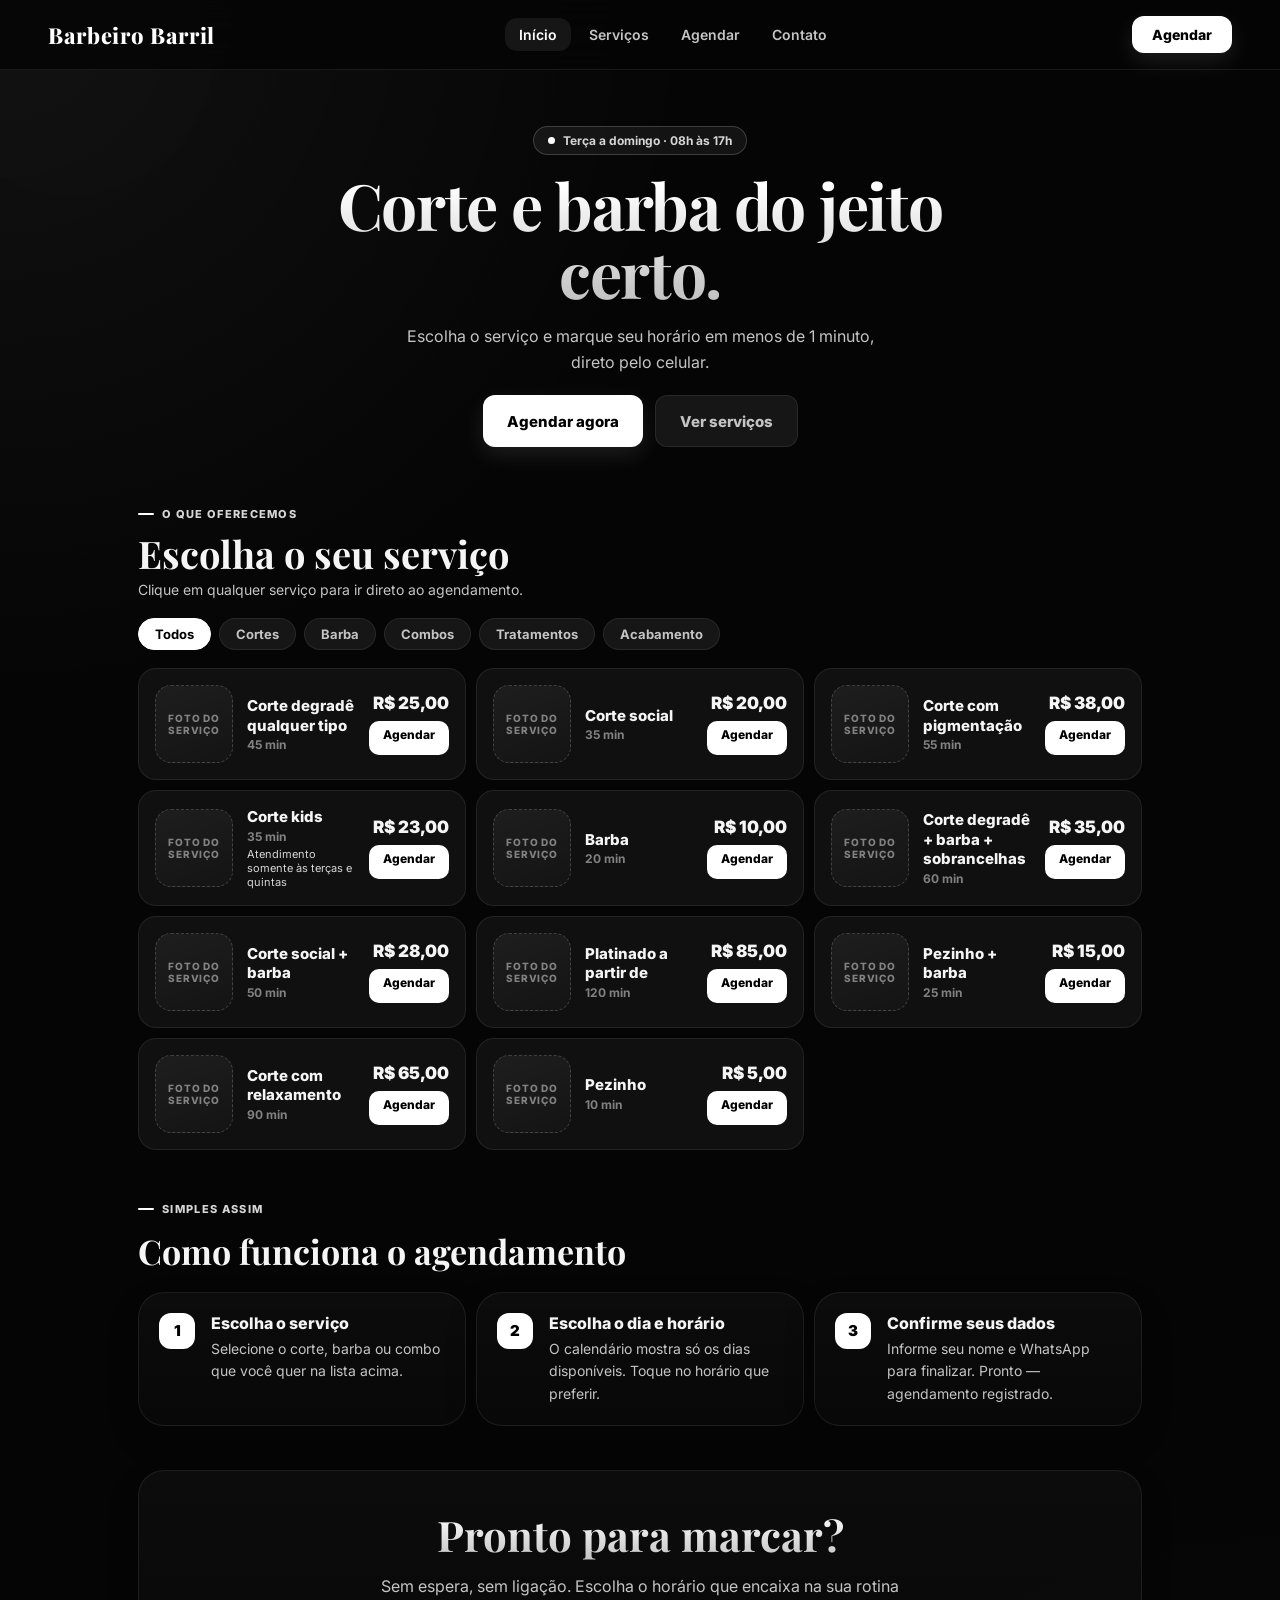
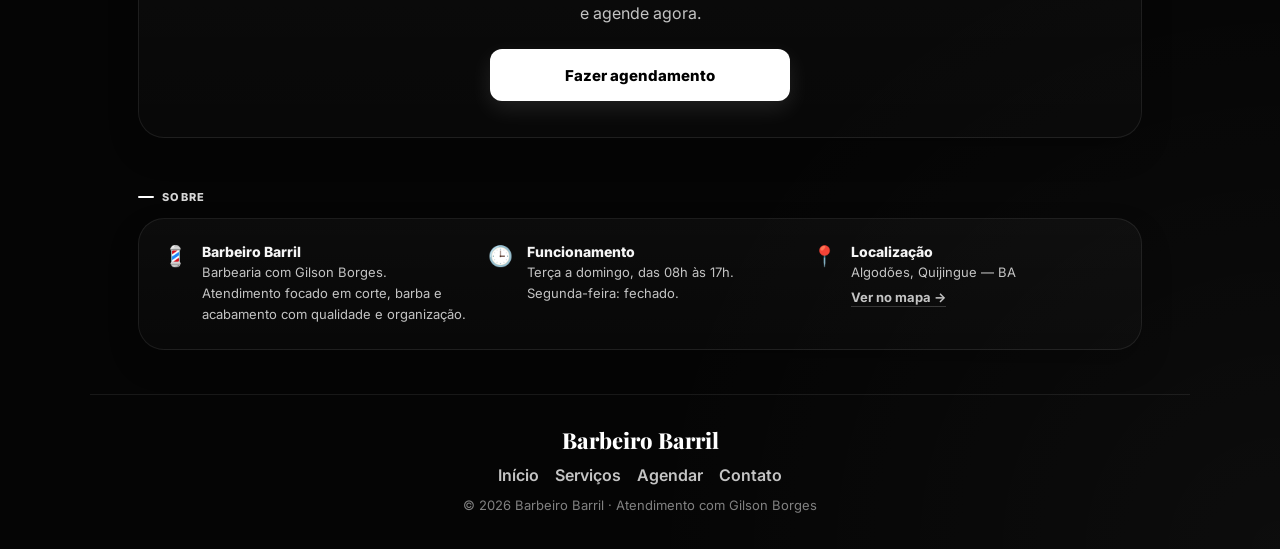
<file: index.html>
<!DOCTYPE html>
<html lang="pt-BR">
<head>
  <meta charset="UTF-8" />
  <meta name="viewport" content="width=device-width, initial-scale=1.0, viewport-fit=cover" />
  <meta name="theme-color" content="#050505" />
  <title>Barbeiro Barril — Agende seu horário</title>
  <meta name="description" content="Agendamento online da barbearia Barbeiro Barril com Gilson Borges em Algodões, Quijingue - BA." />
  <link rel="stylesheet" href="css/style.css" />
  <style>
    /* ── HERO COMPACTO ── */
    .hero {
      padding: 40px 20px 32px;
      max-width: 760px;
      margin: 0 auto;
      text-align: center;
      display: flex;
      flex-direction: column;
      align-items: center;
      gap: 16px;
    }
    .hero h1 {
      font-family: 'Playfair Display', serif;
      font-size: clamp(36px, 10vw, 64px);
      line-height: 1.06;
      letter-spacing: -.02em;
    }
    .hero-sub {
      color: var(--text2);
      font-size: 16px;
      line-height: 1.65;
      max-width: 480px;
    }
    .hero-cta {
      display: flex;
      flex-direction: column;
      gap: 12px;
      align-items: center;
      width: 100%;
      max-width: 360px;
      margin-top: 4px;
    }

    /* ── SERVIÇOS ── */
    .services-section {
      padding: 8px 20px 36px;
      max-width: 1100px;
      margin: 0 auto;
    }
    .services-header {
      margin-bottom: 20px;
    }
    .services-header h2 {
      font-family: 'Playfair Display', serif;
      font-size: clamp(26px, 6vw, 38px);
      line-height: 1.1;
      margin-bottom: 6px;
    }
    .services-header p {
      color: var(--text2);
      font-size: 14px;
    }

    .svc-grid {
      display: grid;
      gap: 10px;
    }
    .svc-card {
      background: var(--surface);
      border: 1px solid var(--line);
      border-radius: var(--radius);
      padding: 16px;
      display: flex;
      align-items: center;
      gap: 14px;
      transition: border-color var(--transition), background var(--transition);
      text-decoration: none;
      color: inherit;
    }
    .svc-card:hover {
      border-color: var(--line-strong);
      background: rgba(255,255,255,.025);
    }
    .svc-card:active { transform: scale(.99); }
    .svc-photo {
      width: 78px; height: 78px;
      border-radius: 16px;
      background: linear-gradient(160deg, rgba(255,255,255,.06), rgba(255,255,255,.02));
      border: 1px dashed var(--line-strong);
      flex-shrink: 0;
      overflow: hidden;
      display: flex; align-items: center; justify-content: center;
      color: var(--muted); font-size: 10px; font-weight: 800;
      text-transform: uppercase; letter-spacing: .08em; text-align: center;
      padding: 6px;
    }
    .svc-photo img {
      width: 100%; height: 100%; object-fit: cover; display: block;
    }
    .svc-body { flex: 1; min-width: 0; }
    .svc-name { font-size: 15px; font-weight: 800; line-height: 1.3; }
    .svc-dur  { color: var(--muted); font-size: 12px; font-weight: 700; margin-top: 2px; }
    .svc-note { color: var(--accent2); font-size: 11px; margin-top: 3px; }
    .svc-right {
      display: flex;
      flex-direction: column;
      align-items: flex-end;
      gap: 8px;
      flex-shrink: 0;
    }
    .svc-price { font-size: 17px; font-weight: 900; }
    .svc-btn {
      min-height: 34px;
      padding: 6px 14px;
      font-size: 12px;
      border-radius: 10px;
      background: #fff;
      color: #000;
      font-weight: 800;
      border: none;
      white-space: nowrap;
    }

    /* Category filter chips */
    .cat-chips {
      display: flex;
      gap: 8px;
      flex-wrap: wrap;
      margin-bottom: 18px;
    }
    .cat-chip {
      padding: 7px 16px;
      border-radius: 999px;
      font-size: 13px;
      font-weight: 700;
      background: var(--surface2);
      border: 1px solid var(--line);
      color: var(--text2);
      cursor: pointer;
      transition: color var(--transition), border-color var(--transition), background var(--transition);
    }
    .cat-chip.active {
      background: #fff;
      color: #000;
      border-color: #fff;
    }

    /* ── COMO FUNCIONA ── */
    .steps-section {
      padding: 0 20px 36px;
      max-width: 1100px;
      margin: 0 auto;
    }
    .steps-section h2 {
      font-family: 'Playfair Display', serif;
      font-size: clamp(24px, 5vw, 34px);
      margin-bottom: 18px;
    }
    .steps-grid { display: grid; gap: 10px; }
    .step-card {
      padding: 20px;
      display: flex;
      gap: 16px;
      align-items: flex-start;
    }
    .step-num {
      width: 36px; height: 36px; border-radius: 12px;
      background: #fff; color: #000;
      display: flex; align-items: center; justify-content: center;
      font-weight: 900; font-size: 15px; flex-shrink: 0;
    }
    .step-card h3 { font-size: 16px; font-weight: 800; margin-bottom: 5px; }
    .step-card p  { color: var(--text2); font-size: 14px; line-height: 1.6; }

    /* ── CTA BANNER ── */
    .cta-section {
      padding: 0 20px 36px;
      max-width: 1100px;
      margin: 0 auto;
    }
    .cta-card {
      padding: 36px 24px;
      text-align: center;
    }
    .cta-card h2 {
      font-family: 'Playfair Display', serif;
      font-size: clamp(28px, 6vw, 42px);
      margin-bottom: 10px;
    }
    .cta-card p {
      color: var(--text2);
      line-height: 1.7;
      max-width: 520px;
      margin: 0 auto 22px;
    }
    .cta-card .btn { max-width: 300px; margin: 0 auto; }

    /* ── SOBRE ── */
    .about-section {
      padding: 0 20px 36px;
      max-width: 1100px;
      margin: 0 auto;
    }
    .about-section .section-label { margin-bottom: 14px; }
    .about-card {
      padding: 24px;
      display: grid;
      gap: 20px;
    }
    .about-row {
      display: flex;
      gap: 14px;
      align-items: flex-start;
    }
    .about-icon {
      font-size: 20px;
      flex-shrink: 0;
      margin-top: 1px;
    }
    .about-row-title { font-size: 14px; font-weight: 800; margin-bottom: 2px; }
    .about-row-sub   { color: var(--text2); font-size: 13px; line-height: 1.6; }
    .about-map-link  {
      display: inline-flex; align-items: center; gap: 6px; margin-top: 6px;
      font-size: 13px; font-weight: 700; color: var(--text2);
      text-decoration: none; border-bottom: 1px solid var(--line-strong);
      padding-bottom: 1px;
    }
    .about-map-link:hover { color: var(--accent); border-color: var(--accent); }

    /* ── RESPONSIVE ── */
    @media (min-width: 768px) {
      .hero { padding: 56px 48px 44px; }
      .hero-cta { flex-direction: row; max-width: none; justify-content: center; }
      .services-section { padding: 8px 48px 44px; }
      .svc-grid { grid-template-columns: 1fr 1fr; }
      .steps-section { padding: 0 48px 44px; }
      .steps-grid { grid-template-columns: repeat(3, 1fr); }
      .cta-section { padding: 0 48px 44px; }
      .about-section { padding: 0 48px 44px; }
      .about-card { grid-template-columns: 1fr 1fr 1fr; }
    }
    @media (min-width: 1024px) {
      .svc-grid { grid-template-columns: 1fr 1fr 1fr; }
    }
  </style>
</head>
<body>
  <div class="bg-blobs"><div class="blob blob-1"></div><div class="blob blob-2"></div><div class="blob blob-3"></div></div>
  <div class="toast-container" id="toastContainer"></div>

  <header class="topbar">
    <a href="index.html" class="topbar-logo">Barbeiro Barril</a>
    <nav class="topbar-nav-links">
      <a href="index.html" class="active">Início</a>
      <a href="pages/servicos.html">Serviços</a>
      <a href="pages/agendar.html">Agendar</a>
      <a href="pages/contato.html">Contato</a>
    </nav>
    <a href="pages/agendar.html" class="topbar-action">Agendar</a>
  </header>

  <nav class="bottom-nav">
    <a href="index.html" class="bn-item active"><span class="bn-icon">🏠</span><span>Início</span></a>
    <a href="pages/servicos.html" class="bn-item"><span class="bn-icon">✂️</span><span>Serviços</span></a>
    <a href="pages/agendar.html" class="bn-item center-btn"><div class="bn-icon-wrap">📅</div><span>Agendar</span></a>
    <a href="pages/contato.html" class="bn-item"><span class="bn-icon">📍</span><span>Contato</span></a>
  </nav>

  <div class="page-wrap">

    <!-- ══ HERO ══ -->
    <section class="hero">
      <div class="badge"><div class="badge-dot"></div>Terça a domingo · 08h às 17h</div>
      <h1 class="gradient-text">Corte e barba do jeito certo.</h1>
      <p class="hero-sub">Escolha o serviço e marque seu horário em menos de 1 minuto, direto pelo celular.</p>
      <div class="hero-cta">
        <a href="pages/agendar.html" class="btn btn-primary">Agendar agora</a>
        <a href="#servicos" class="btn btn-ghost">Ver serviços</a>
      </div>
    </section>

    <!-- ══ SERVIÇOS ══ -->
    <section class="services-section" id="servicos">
      <div class="services-header">
        <div class="section-label">O que oferecemos</div>
        <h2>Escolha o seu serviço</h2>
        <p>Clique em qualquer serviço para ir direto ao agendamento.</p>
      </div>

      <div class="cat-chips" id="catChips"></div>
      <div class="svc-grid" id="svcGrid"></div>
    </section>

    <!-- ══ COMO FUNCIONA ══ -->
    <section class="steps-section">
      <div class="section-label">Simples assim</div>
      <h2>Como funciona o agendamento</h2>
      <div class="steps-grid">
        <div class="step-card card">
          <div class="step-num">1</div>
          <div>
            <h3>Escolha o serviço</h3>
            <p>Selecione o corte, barba ou combo que você quer na lista acima.</p>
          </div>
        </div>
        <div class="step-card card">
          <div class="step-num">2</div>
          <div>
            <h3>Escolha o dia e horário</h3>
            <p>O calendário mostra só os dias disponíveis. Toque no horário que preferir.</p>
          </div>
        </div>
        <div class="step-card card">
          <div class="step-num">3</div>
          <div>
            <h3>Confirme seus dados</h3>
            <p>Informe seu nome e WhatsApp para finalizar. Pronto — agendamento registrado.</p>
          </div>
        </div>
      </div>
    </section>

    <!-- ══ CTA ══ -->
    <section class="cta-section">
      <div class="cta-card card">
        <h2 class="gradient-text">Pronto para marcar?</h2>
        <p>Sem espera, sem ligação. Escolha o horário que encaixa na sua rotina e agende agora.</p>
        <a href="pages/agendar.html" class="btn btn-primary btn-full">Fazer agendamento</a>
      </div>
    </section>

    <!-- ══ SOBRE ══ -->
    <section class="about-section">
      <div class="section-label">Sobre</div>
      <div class="about-card card">
        <div class="about-row">
          <span class="about-icon">💈</span>
          <div>
            <div class="about-row-title">Barbeiro Barril</div>
            <div class="about-row-sub">Barbearia com Gilson Borges. Atendimento focado em corte, barba e acabamento com qualidade e organização.</div>
          </div>
        </div>
        <div class="about-row">
          <span class="about-icon">🕒</span>
          <div>
            <div class="about-row-title">Funcionamento</div>
            <div class="about-row-sub">Terça a domingo, das 08h às 17h.<br>Segunda-feira: fechado.</div>
          </div>
        </div>
        <div class="about-row">
          <span class="about-icon">📍</span>
          <div>
            <div class="about-row-title">Localização</div>
            <div class="about-row-sub">Algodões, Quijingue — BA</div>
            <a href="https://www.google.com/maps/search/?api=1&query=Algod%C3%B5es%2C+Quijingue+-+BA" target="_blank" rel="noopener" class="about-map-link">Ver no mapa →</a>
          </div>
        </div>
      </div>
    </section>

    <footer class="footer">
      <div class="footer-logo">Barbeiro Barril</div>
      <div class="footer-links-row">
        <a href="index.html">Início</a>
        <a href="pages/servicos.html">Serviços</a>
        <a href="pages/agendar.html">Agendar</a>
        <a href="pages/contato.html">Contato</a>
      </div>
      <div class="footer-copy">© 2026 Barbeiro Barril · Atendimento com Gilson Borges</div>
    </footer>
  </div>

  <script src="js/data.js"></script>
  <script>
    let activeCategory = 'todos';

    function renderChips() {
      document.getElementById('catChips').innerHTML = AP.categories.map(c => `
        <button class="cat-chip${c.id === activeCategory ? ' active' : ''}" onclick="filterCat('${c.id}')">
          ${c.label}
        </button>
      `).join('');
    }

    function filterCat(id) {
      activeCategory = id;
      renderChips();
      renderServices();
    }

    function renderServices() {
      const list = activeCategory === 'todos'
        ? AP.services
        : AP.services.filter(s => s.category === activeCategory);

      document.getElementById('svcGrid').innerHTML = list.map(s => `
        <a class="svc-card" href="pages/agendar.html?service=${s.id}">
          <div class="svc-photo">${s.photo ? `<img src="${s.photo}" alt="${s.name}">` : 'Foto do serviço'}</div>
          <div class="svc-body">
            <div class="svc-name">${s.name}</div>
            <div class="svc-dur">${s.dur}</div>
            ${s.note ? `<div class="svc-note">${s.note}</div>` : ''}
          </div>
          <div class="svc-right">
            <div class="svc-price">${AP.formatPrice(s.price)}</div>
            <span class="svc-btn">Agendar</span>
          </div>
        </a>
      `).join('');
    }

    renderChips();
    renderServices();
  </script>
</body>
</html>
</file>
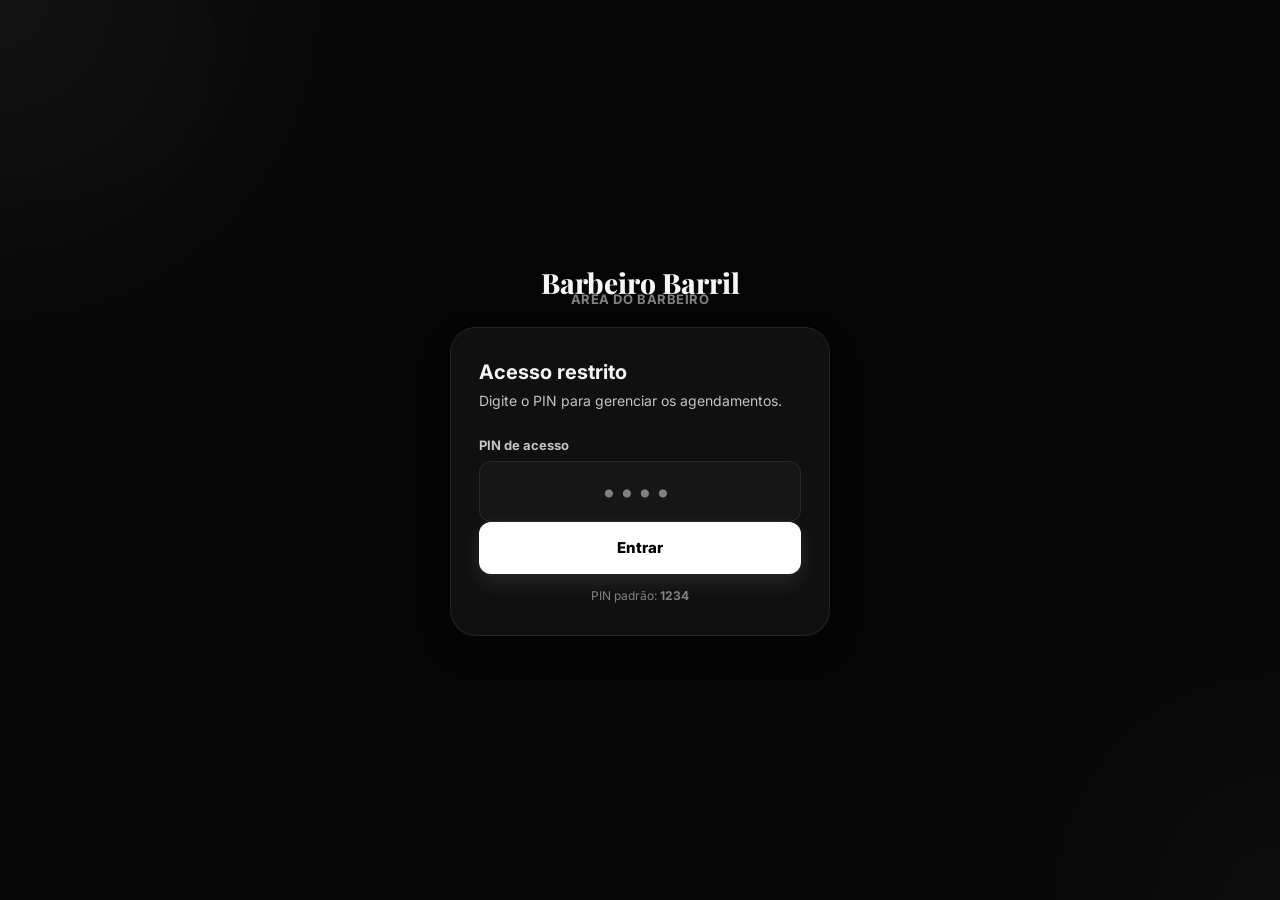
<file: pages/admin.html>
<!DOCTYPE html>
<html lang="pt-BR">
<head>
  <meta charset="UTF-8" />
  <meta name="viewport" content="width=device-width, initial-scale=1.0, viewport-fit=cover" />
  <meta name="theme-color" content="#050505" />
  <title>Admin — Barbeiro Barril</title>
  <link rel="stylesheet" href="../css/style.css" />
  <style>
    /* ── LOGIN ── */
    .login-screen {
      min-height: 100vh; display: flex; flex-direction: column;
      align-items: center; justify-content: center; padding: 24px; gap: 20px;
    }
    .login-logo { font-family: 'Playfair Display', serif; font-size: 28px; font-weight: 800; text-align: center; }
    .login-subtitle { color: var(--muted); font-size: 13px; letter-spacing: .04em; text-transform: uppercase; font-weight: 700; text-align: center; margin-top: -10px; }
    .login-card { width: 100%; max-width: 380px; padding: 32px 28px; border-radius: var(--radius-lg); background: var(--surface); border: 1px solid var(--line); }
    .login-card h2 { margin-bottom: 6px; font-size: 20px; }
    .login-card .login-hint { color: var(--text2); font-size: 14px; margin-bottom: 24px; line-height: 1.6; }
    .pin-input { text-align: center; font-size: 26px; font-weight: 900; letter-spacing: 0.3em; }
    .login-default { text-align: center; color: var(--muted); font-size: 12px; margin-top: 14px; }

    /* ── LAYOUT ── */
    body.admin-body { padding-bottom: calc(68px + var(--safe-bottom)); }
    @media (min-width: 768px) { body.admin-body { padding-bottom: 0; } }

    .admin-header {
      position: fixed; top: 0; left: 0; right: 0; z-index: 300;
      height: calc(58px + var(--safe-top));
      padding: var(--safe-top) 20px 0;
      display: flex; align-items: center; justify-content: space-between;
      background: rgba(5,5,5,0.92); backdrop-filter: blur(18px);
      border-bottom: 1px solid var(--line);
    }
    .admin-header-left .admin-title { font-family: 'Playfair Display', serif; font-size: 18px; font-weight: 800; line-height: 1.2; }
    .admin-header-left .admin-sub { color: var(--muted); font-size: 11px; font-weight: 700; letter-spacing: .04em; }
    .admin-header-right { display: flex; align-items: center; gap: 8px; }

    .desktop-tabs { display: none; align-items: center; gap: 2px; }
    .dt-btn {
      padding: 8px 14px; border-radius: var(--radius-sm); background: transparent;
      border: none; color: var(--text2); font-size: 14px; font-weight: 700; cursor: pointer;
      transition: color var(--transition), background var(--transition);
    }
    .dt-btn.active, .dt-btn:hover { color: var(--accent); background: var(--surface2); }

    @media (min-width: 768px) {
      .desktop-tabs { display: flex; }
      .admin-header { height: 70px; padding: 0 48px; }
    }

    /* ── BOTTOM NAV ── */
    .admin-bottom-nav {
      position: fixed; bottom: 0; left: 0; right: 0; z-index: 300;
      height: calc(64px + var(--safe-bottom)); padding-bottom: var(--safe-bottom);
      background: rgba(10,10,10,0.96); backdrop-filter: blur(18px);
      border-top: 1px solid var(--line); display: flex;
    }
    .abn-item {
      flex: 1; display: flex; flex-direction: column; align-items: center; justify-content: center;
      gap: 4px; color: var(--muted); font-size: 10px; font-weight: 800; text-transform: uppercase;
      letter-spacing: .04em; cursor: pointer; background: none; border: none;
      position: relative; transition: color var(--transition);
    }
    .abn-item.active { color: var(--accent); }
    .abn-item.active::before {
      content: ''; position: absolute; top: 0; left: 20%; right: 20%;
      height: 2px; background: var(--accent); border-radius: 0 0 4px 4px;
    }
    .abn-icon { font-size: 22px; line-height: 1; }
    .abn-badge {
      position: absolute; top: 7px; right: calc(50% - 24px);
      min-width: 18px; height: 18px; background: #ef4444; color: #fff;
      border-radius: 999px; font-size: 10px; font-weight: 900;
      display: flex; align-items: center; justify-content: center; padding: 0 4px;
    }
    @media (min-width: 768px) { .admin-bottom-nav { display: none; } }

    /* ── CONTENT ── */
    .admin-content { padding-top: calc(58px + var(--safe-top)); }
    @media (min-width: 768px) { .admin-content { padding-top: 70px; } }

    .tab-section { display: none; }
    .tab-section.active { display: block; animation: fadeUp .25s ease; }
    @keyframes fadeUp { from { opacity: 0; transform: translateY(6px); } to { opacity: 1; transform: none; } }

    .admin-page { padding: 20px; max-width: 900px; margin: 0 auto; }
    @media (min-width: 768px) { .admin-page { padding: 32px 48px; } }

    .page-title { font-size: 22px; font-weight: 900; margin-bottom: 4px; }
    .page-sub { color: var(--text2); font-size: 14px; margin-bottom: 22px; }

    /* ── STATS ── */
    .stats-grid {
      display: grid; grid-template-columns: 1fr 1fr; gap: 12px; margin-bottom: 28px;
    }
    @media (min-width: 600px) { .stats-grid { grid-template-columns: repeat(4, 1fr); } }
    .stat-card {
      background: var(--surface); border: 1px solid var(--line);
      border-radius: var(--radius); padding: 16px 14px;
      display: flex; flex-direction: column; gap: 5px;
    }
    .stat-card.highlight { border-color: rgba(255,255,255,.2); background: rgba(255,255,255,.04); }
    .stat-label { color: var(--muted); font-size: 10px; font-weight: 800; text-transform: uppercase; letter-spacing: .08em; }
    .stat-value { font-size: 34px; font-weight: 900; line-height: 1; }
    .stat-sub { color: var(--text2); font-size: 12px; }

    /* ── APPOINTMENT ITEMS ── */
    .appt-list { display: grid; gap: 10px; }
    .appt-item {
      background: var(--surface); border: 1px solid var(--line);
      border-radius: var(--radius); padding: 14px 16px;
      display: flex; gap: 12px; align-items: flex-start;
      cursor: pointer; transition: border-color var(--transition), background var(--transition);
    }
    .appt-item:hover { border-color: var(--line-strong); background: rgba(255,255,255,.02); }
    .appt-time { flex-shrink: 0; width: 50px; text-align: center; }
    .appt-time-val { font-size: 16px; font-weight: 900; line-height: 1; }
    .appt-time-date { font-size: 10px; color: var(--muted); font-weight: 700; margin-top: 3px; }
    .appt-body { flex: 1; min-width: 0; }
    .appt-name { font-size: 15px; font-weight: 800; white-space: nowrap; overflow: hidden; text-overflow: ellipsis; }
    .appt-service { font-size: 12px; color: var(--text2); margin-top: 2px; white-space: nowrap; overflow: hidden; text-overflow: ellipsis; }
    .appt-ref { font-size: 11px; color: var(--muted); margin-top: 4px; }
    .appt-right { flex-shrink: 0; display: flex; flex-direction: column; align-items: flex-end; gap: 8px; }
    .appt-price { font-size: 15px; font-weight: 900; }

    /* ── STATUS BADGES ── */
    .status-badge {
      display: inline-flex; align-items: center; gap: 5px;
      padding: 4px 10px; border-radius: 999px; font-size: 11px; font-weight: 800;
    }
    .status-badge::before { content: ''; width: 6px; height: 6px; border-radius: 50%; flex-shrink: 0; }
    .sb-pending  { background: rgba(251,191,36,.12); color: #fbbf24; border: 1px solid rgba(251,191,36,.25); }
    .sb-pending::before  { background: #fbbf24; }
    .sb-confirmed { background: rgba(59,130,246,.12); color: #60a5fa; border: 1px solid rgba(59,130,246,.25); }
    .sb-confirmed::before { background: #60a5fa; }
    .sb-done    { background: rgba(34,197,94,.12); color: #4ade80; border: 1px solid rgba(34,197,94,.25); }
    .sb-done::before    { background: #4ade80; }
    .sb-cancelled { background: rgba(239,68,68,.08); color: #f87171; border: 1px solid rgba(239,68,68,.2); }
    .sb-cancelled::before { background: #f87171; }

    /* ── FILTERS ── */
    .filter-row { display: flex; gap: 10px; margin-bottom: 16px; flex-wrap: wrap; }
    .filter-row .form-control { min-height: 42px; font-size: 14px; }
    .filter-row input[type="search"] { flex: 1; min-width: 160px; }
    .filter-row select { min-width: 150px; }
    .filter-row input[type="date"] { min-width: 150px; }

    /* ── MODAL ── */
    .modal-overlay {
      position: fixed; inset: 0; z-index: 500; background: rgba(0,0,0,.72);
      backdrop-filter: blur(4px); display: flex; align-items: flex-end; justify-content: center;
      opacity: 0; pointer-events: none; transition: opacity .22s;
    }
    .modal-overlay.open { opacity: 1; pointer-events: all; }
    .modal-box {
      background: var(--surface); border: 1px solid var(--line-strong);
      border-radius: var(--radius-lg) var(--radius-lg) 0 0;
      padding: 24px 20px calc(24px + var(--safe-bottom));
      width: 100%; max-width: 560px; max-height: 90vh; overflow-y: auto;
      transform: translateY(20px); transition: transform .22s;
    }
    .modal-overlay.open .modal-box { transform: translateY(0); }
    @media (min-width: 600px) {
      .modal-overlay { align-items: center; padding: 20px; }
      .modal-box { border-radius: var(--radius-lg); padding: 28px; }
    }
    .modal-top { display: flex; justify-content: space-between; align-items: flex-start; margin-bottom: 20px; }
    .modal-title { font-size: 20px; font-weight: 800; }
    .modal-ref { color: var(--muted); font-size: 13px; margin-top: 4px; }
    .modal-close {
      width: 36px; height: 36px; border-radius: 10px;
      background: var(--surface2); border: 1px solid var(--line); color: var(--text2);
      font-size: 18px; display: flex; align-items: center; justify-content: center; cursor: pointer; flex-shrink: 0;
    }
    .modal-details { display: grid; gap: 0; margin-bottom: 20px; }
    .modal-row {
      display: flex; justify-content: space-between; align-items: flex-start;
      gap: 12px; padding: 10px 0; border-bottom: 1px solid var(--line);
    }
    .modal-row:last-child { border-bottom: none; }
    .modal-row-label { color: var(--text2); font-size: 13px; flex-shrink: 0; }
    .modal-row-value { font-weight: 700; text-align: right; }
    .modal-actions { display: flex; flex-wrap: wrap; gap: 10px; padding-top: 16px; border-top: 1px solid var(--line); }

    /* ── ACTION BUTTONS ── */
    .btn-success { background: rgba(34,197,94,.15); color: #4ade80; border: 1px solid rgba(34,197,94,.3); }
    .btn-blue    { background: rgba(59,130,246,.15); color: #60a5fa; border: 1px solid rgba(59,130,246,.3); }
    .btn-danger  { background: rgba(239,68,68,.12);  color: #f87171; border: 1px solid rgba(239,68,68,.25); }
    .btn-warning { background: rgba(251,191,36,.12); color: #fbbf24; border: 1px solid rgba(251,191,36,.25); }
    .btn-sm { min-height: 40px; padding: 8px 16px; font-size: 13px; }
    .btn-xs { min-height: 32px; padding: 5px 12px; font-size: 12px; border-radius: 10px; }

    /* ── CONFIG ── */
    .config-block { margin-bottom: 28px; }
    .config-block h3 { font-size: 16px; font-weight: 800; margin-bottom: 4px; }
    .config-block .config-desc { color: var(--text2); font-size: 13px; margin-bottom: 14px; line-height: 1.6; }
    .divider { height: 1px; background: var(--line); margin: 24px 0; }

    .add-blocked-row { display: flex; gap: 10px; flex-wrap: wrap; }
    .add-blocked-row .form-control { min-height: 42px; font-size: 14px; flex: 1; min-width: 130px; }
    .blocked-list { display: grid; gap: 8px; margin-top: 12px; }
    .blocked-item {
      background: var(--surface2); border: 1px solid var(--line);
      border-radius: var(--radius-sm); padding: 10px 14px;
      display: flex; justify-content: space-between; align-items: center;
    }
    .blocked-item-time { font-size: 15px; font-weight: 800; }
    .blocked-item-date { color: var(--text2); font-size: 12px; margin-top: 2px; }

    .today-empty {
      background: var(--surface2); border: 1px dashed var(--line-strong);
      border-radius: var(--radius); padding: 24px; text-align: center; color: var(--text2); font-size: 14px;
    }
    .section-heading { font-size: 17px; font-weight: 900; margin-bottom: 12px; }
  </style>
</head>
<body class="admin-body">
  <div class="bg-blobs"><div class="blob blob-1"></div><div class="blob blob-2"></div><div class="blob blob-3"></div></div>
  <div class="toast-container" id="toastContainer"></div>

  <!-- ══════════════════════════════
       LOGIN
  ══════════════════════════════ -->
  <div id="loginScreen">
    <div class="login-screen">
      <div>
        <div class="login-logo">Barbeiro Barril</div>
        <div class="login-subtitle">Área do barbeiro</div>
      </div>
      <div class="login-card card">
        <h2>Acesso restrito</h2>
        <p class="login-hint">Digite o PIN para gerenciar os agendamentos.</p>
        <div class="form-stack">
          <div class="form-group">
            <label class="form-label">PIN de acesso</label>
            <input id="pinInput" class="form-control pin-input" type="password"
              inputmode="numeric" maxlength="8" placeholder="••••"
              autocomplete="current-password" />
          </div>
          <button class="btn btn-primary btn-full" onclick="tryLogin()">Entrar</button>
        </div>
        <p class="login-default">PIN padrão: <strong>1234</strong></p>
      </div>
    </div>
  </div>

  <!-- ══════════════════════════════
       ADMIN APP
  ══════════════════════════════ -->
  <div id="adminApp" style="display:none">

    <!-- Header -->
    <header class="admin-header">
      <div class="admin-header-left">
        <div class="admin-title">Painel Admin</div>
        <div class="admin-sub">Barbeiro Barril · Gilson Borges</div>
      </div>
      <div class="admin-header-right">
        <div class="desktop-tabs" id="desktopTabs">
          <button class="dt-btn active" id="dtab-painel"   onclick="switchTab('painel')">Painel</button>
          <button class="dt-btn"        id="dtab-agenda"   onclick="switchTab('agenda')">Agendamentos</button>
          <button class="dt-btn"        id="dtab-config"   onclick="switchTab('config')">Configurações</button>
        </div>
        <button class="btn btn-ghost btn-sm" onclick="logout()">Sair</button>
      </div>
    </header>

    <!-- Content -->
    <div class="admin-content">

      <!-- ── TAB: PAINEL ── -->
      <div class="tab-section active" id="tab-painel">
        <div class="admin-page">
          <div class="page-title">Visão geral</div>
          <div class="page-sub" id="todayLabel">—</div>
          <div class="stats-grid" id="statsGrid"></div>
          <div class="section-heading">Agenda de hoje</div>
          <div class="appt-list" id="todayList"></div>
        </div>
      </div>

      <!-- ── TAB: AGENDAMENTOS ── -->
      <div class="tab-section" id="tab-agenda">
        <div class="admin-page">
          <div class="page-title">Agendamentos</div>
          <div class="page-sub">Gerencie todos os horários marcados</div>
          <div class="filter-row">
            <input type="search" id="filterSearch" class="form-control"
              placeholder="Buscar nome, telefone ou referência..."
              oninput="renderAgenda()" />
            <select id="filterStatus" class="form-control" onchange="renderAgenda()">
              <option value="all">Todos os status</option>
              <option value="pending">Pendentes</option>
              <option value="confirmed">Confirmados</option>
              <option value="done">Concluídos</option>
              <option value="cancelled">Cancelados</option>
            </select>
            <input type="date" id="filterDate" class="form-control" onchange="renderAgenda()" />
          </div>
          <div class="appt-list" id="agendaList"></div>
        </div>
      </div>

      <!-- ── TAB: CONFIGURAÇÕES ── -->
      <div class="tab-section" id="tab-config">
        <div class="admin-page">
          <div class="page-title">Configurações</div>
          <div class="page-sub">Personalize o painel e controle os horários</div>

          <!-- PIN -->
          <div class="config-block">
            <h3>Alterar PIN de acesso</h3>
            <p class="config-desc">Mude o código de acesso ao painel administrativo.</p>
            <div class="form-stack" style="max-width:320px">
              <div class="form-group">
                <label class="form-label">PIN atual</label>
                <input id="pinCurrent" class="form-control pin-input" type="password" inputmode="numeric" maxlength="8" placeholder="••••" />
              </div>
              <div class="form-group">
                <label class="form-label">Novo PIN</label>
                <input id="pinNew" class="form-control pin-input" type="password" inputmode="numeric" maxlength="8" placeholder="••••" />
              </div>
              <div class="form-group">
                <label class="form-label">Confirmar novo PIN</label>
                <input id="pinConfirm" class="form-control pin-input" type="password" inputmode="numeric" maxlength="8" placeholder="••••" />
              </div>
              <button class="btn btn-primary" onclick="changePin()">Salvar PIN</button>
            </div>
          </div>

          <div class="divider"></div>

          <!-- Blocked Slots -->
          <div class="config-block">
            <h3>Horários bloqueados</h3>
            <p class="config-desc">Bloqueie horários específicos por data. Eles não aparecerão disponíveis no agendamento online.</p>
            <div class="add-blocked-row">
              <input type="date" id="blockDate" class="form-control" />
              <select id="blockTime" class="form-control">
                <option value="">Horário...</option>
                <option>08:00</option><option>08:30</option><option>09:00</option><option>09:30</option>
                <option>10:00</option><option>10:30</option><option>11:00</option><option>11:30</option>
                <option>13:00</option><option>13:30</option><option>14:00</option><option>14:30</option>
                <option>15:00</option><option>15:30</option><option>16:00</option><option>16:30</option>
                <option>17:00</option>
              </select>
              <button class="btn btn-ghost" style="min-height:42px" onclick="addBlockedSlot()">Bloquear</button>
            </div>
            <div class="blocked-list" id="blockedList"></div>
          </div>

          <div class="divider"></div>

          <!-- Export -->
          <div class="config-block">
            <h3>Exportar agendamentos</h3>
            <p class="config-desc">Baixe todos os agendamentos em JSON para backup ou análise.</p>
            <button class="btn btn-ghost" onclick="exportData()">⬇ Baixar JSON</button>
          </div>

          <div class="divider"></div>

          <!-- Danger -->
          <div class="config-block">
            <h3>Limpar cancelados</h3>
            <p class="config-desc">Remove permanentemente todos os agendamentos com status "Cancelado" do histórico.</p>
            <button class="btn btn-danger" onclick="clearCancelled()">Apagar cancelados</button>
          </div>
        </div>
      </div>
    </div>

    <!-- Bottom nav (mobile) -->
    <nav class="admin-bottom-nav">
      <button class="abn-item active" id="btab-painel" onclick="switchTab('painel')">
        <span class="abn-icon">📊</span><span>Painel</span>
      </button>
      <button class="abn-item" id="btab-agenda" onclick="switchTab('agenda')">
        <span class="abn-icon">📅</span><span>Agenda</span>
        <span class="abn-badge" id="pendingBadge" style="display:none">0</span>
      </button>
      <button class="abn-item" id="btab-config" onclick="switchTab('config')">
        <span class="abn-icon">⚙️</span><span>Config</span>
      </button>
    </nav>

    <!-- Modal -->
    <div class="modal-overlay" id="modalOverlay" onclick="handleModalClick(event)">
      <div class="modal-box">
        <div class="modal-top">
          <div>
            <div class="modal-title" id="modalTitle">—</div>
            <div class="modal-ref" id="modalRef">—</div>
          </div>
          <button class="modal-close" onclick="closeModal()">✕</button>
        </div>
        <div class="modal-details" id="modalDetails"></div>
        <div class="modal-actions" id="modalActions"></div>
      </div>
    </div>

  </div><!-- /adminApp -->

  <script src="../js/data.js"></script>
  <script>
    /* ═══════════════════════════════════════
       ADMIN SCRIPT
    ═══════════════════════════════════════ */

    const KEYS = {
      appointments: 'bb_appointments',
      pin: 'bb_admin_pin',
      blocked: 'bb_blocked_slots',
    };

    let currentTab = 'painel';
    let currentModalId = null;

    /* ── AUTH ────────────────────────────── */

    function getPin() {
      return localStorage.getItem(KEYS.pin) || '1234';
    }

    function tryLogin() {
      const val = document.getElementById('pinInput').value;
      if (val === getPin()) {
        sessionStorage.setItem('bb_admin_auth', '1');
        document.getElementById('loginScreen').style.display = 'none';
        document.getElementById('adminApp').style.display = 'block';
        initAdmin();
      } else {
        AP.toast('PIN incorreto. Tente novamente.', 'error');
        document.getElementById('pinInput').value = '';
        document.getElementById('pinInput').focus();
      }
    }

    function logout() {
      sessionStorage.removeItem('bb_admin_auth');
      document.getElementById('loginScreen').style.display = 'block';
      document.getElementById('adminApp').style.display = 'none';
      document.getElementById('pinInput').value = '';
    }

    /* ── DATA ────────────────────────────── */

    function getAppointments() {
      try { return JSON.parse(localStorage.getItem(KEYS.appointments) || '[]'); }
      catch { return []; }
    }

    function saveAppointments(list) {
      localStorage.setItem(KEYS.appointments, JSON.stringify(list));
    }

    function getBlockedSlots() {
      try { return JSON.parse(localStorage.getItem(KEYS.blocked) || '{}'); }
      catch { return {}; }
    }

    function saveBlockedSlots(obj) {
      localStorage.setItem(KEYS.blocked, JSON.stringify(obj));
    }

    /* ── TABS ────────────────────────────── */

    function switchTab(tab) {
      currentTab = tab;
      document.querySelectorAll('.tab-section').forEach(el => el.classList.remove('active'));
      document.getElementById('tab-' + tab).classList.add('active');

      ['painel', 'agenda', 'config'].forEach(t => {
        document.getElementById('btab-' + t)?.classList.toggle('active', t === tab);
        document.getElementById('dtab-' + t)?.classList.toggle('active', t === tab);
      });

      if (tab === 'painel') renderPainel();
      else if (tab === 'agenda') renderAgenda();
      else if (tab === 'config') renderConfig();
    }

    /* ── DASHBOARD ───────────────────────── */

    function renderPainel() {
      const apts = getAppointments();
      const today = new Date();
      const todayStr = AP.toDateStr(today);

      document.getElementById('todayLabel').textContent = 'Hoje, ' + AP.formatDate(today);

      const todayApts  = apts.filter(a => a.date === todayStr && a.status !== 'cancelled');
      const weekApts   = apts.filter(a => {
        const d = new Date(a.date + 'T12:00:00');
        const diff = (d - today) / (1000 * 60 * 60 * 24);
        return diff >= 0 && diff < 7 && a.status !== 'cancelled';
      });
      const pending    = apts.filter(a => a.status === 'pending');
      const confirmed  = apts.filter(a => a.status === 'confirmed');

      document.getElementById('statsGrid').innerHTML = `
        <div class="stat-card highlight">
          <div class="stat-label">Hoje</div>
          <div class="stat-value">${todayApts.length}</div>
          <div class="stat-sub">agendamento${todayApts.length !== 1 ? 's' : ''}</div>
        </div>
        <div class="stat-card">
          <div class="stat-label">Próx. 7 dias</div>
          <div class="stat-value">${weekApts.length}</div>
          <div class="stat-sub">agendamentos</div>
        </div>
        <div class="stat-card">
          <div class="stat-label">Pendentes</div>
          <div class="stat-value" style="color:#fbbf24">${pending.length}</div>
          <div class="stat-sub">aguardando confirmação</div>
        </div>
        <div class="stat-card">
          <div class="stat-label">Confirmados</div>
          <div class="stat-value" style="color:#60a5fa">${confirmed.length}</div>
          <div class="stat-sub">horários confirmados</div>
        </div>
      `;

      const todayFull = apts
        .filter(a => a.date === todayStr)
        .sort((a, b) => a.time.localeCompare(b.time));

      if (todayFull.length === 0) {
        document.getElementById('todayList').innerHTML =
          '<div class="today-empty">Nenhum agendamento para hoje.</div>';
      } else {
        document.getElementById('todayList').innerHTML = todayFull.map(a => apptItemHTML(a, false)).join('');
      }

      updatePendingBadge(pending.length);
    }

    /* ── AGENDA ──────────────────────────── */

    function renderAgenda() {
      const all = getAppointments();
      const search = (document.getElementById('filterSearch')?.value || '').toLowerCase().trim();
      const status = document.getElementById('filterStatus')?.value || 'all';
      const date   = document.getElementById('filterDate')?.value || '';

      let list = all.filter(a => {
        if (status !== 'all' && a.status !== status) return false;
        if (date && a.date !== date) return false;
        if (search &&
          !a.name.toLowerCase().includes(search) &&
          !a.id.toLowerCase().includes(search) &&
          !a.phone.replace(/\D/g,'').includes(search.replace(/\D/g,''))
        ) return false;
        return true;
      });

      list.sort((a, b) => {
        const dateComp = b.date.localeCompare(a.date);
        return dateComp !== 0 ? dateComp : b.time.localeCompare(a.time);
      });

      if (list.length === 0) {
        document.getElementById('agendaList').innerHTML =
          '<div class="empty-state">Nenhum agendamento encontrado.</div>';
        return;
      }

      document.getElementById('agendaList').innerHTML = list.map(a => apptItemHTML(a, true)).join('');
    }

    function apptItemHTML(a, showDate) {
      const [cls, label] = statusInfo(a.status);
      return `
        <div class="appt-item" onclick="openModal('${escAttr(a.id)}')">
          <div class="appt-time">
            <div class="appt-time-val">${escHtml(a.time)}</div>
            ${showDate ? `<div class="appt-time-date">${formatShortDate(a.date)}</div>` : ''}
          </div>
          <div class="appt-body">
            <div class="appt-name">${escHtml(a.name)}</div>
            <div class="appt-service">${escHtml(a.serviceName)}</div>
            <div class="appt-ref">${escHtml(a.id)}</div>
          </div>
          <div class="appt-right">
            <div class="appt-price">${AP.formatPrice(a.servicePrice)}</div>
            <div class="status-badge ${cls}">${label}</div>
          </div>
        </div>`;
    }

    /* ── MODAL ───────────────────────────── */

    function openModal(id) {
      const a = getAppointments().find(x => x.id === id);
      if (!a) return;
      currentModalId = id;

      const [cls, label] = statusInfo(a.status);
      const waNum = '55' + a.phone.replace(/\D/g,'');

      document.getElementById('modalTitle').textContent = a.name;
      document.getElementById('modalRef').textContent = a.id;

      document.getElementById('modalDetails').innerHTML = `
        <div class="modal-row">
          <span class="modal-row-label">Status</span>
          <span class="modal-row-value"><span class="status-badge ${cls}">${label}</span></span>
        </div>
        <div class="modal-row">
          <span class="modal-row-label">Serviço</span>
          <span class="modal-row-value">${escHtml(a.serviceName)}</span>
        </div>
        <div class="modal-row">
          <span class="modal-row-label">Data</span>
          <span class="modal-row-value">${AP.formatDate(new Date(a.date + 'T12:00:00'))}</span>
        </div>
        <div class="modal-row">
          <span class="modal-row-label">Horário</span>
          <span class="modal-row-value">${escHtml(a.time)}</span>
        </div>
        <div class="modal-row">
          <span class="modal-row-label">Duração</span>
          <span class="modal-row-value">${escHtml(a.serviceDur)}</span>
        </div>
        <div class="modal-row">
          <span class="modal-row-label">Valor</span>
          <span class="modal-row-value">${AP.formatPrice(a.servicePrice)}</span>
        </div>
        <div class="modal-row">
          <span class="modal-row-label">WhatsApp</span>
          <span class="modal-row-value">
            <a href="https://wa.me/${waNum}" target="_blank" rel="noopener"
               style="color:#4ade80; text-decoration:none">${escHtml(a.phone)}</a>
          </span>
        </div>
        ${a.email ? `<div class="modal-row"><span class="modal-row-label">E-mail</span><span class="modal-row-value">${escHtml(a.email)}</span></div>` : ''}
        ${a.notes ? `<div class="modal-row"><span class="modal-row-label">Observações</span><span class="modal-row-value">${escHtml(a.notes)}</span></div>` : ''}
        <div class="modal-row">
          <span class="modal-row-label">Registrado em</span>
          <span class="modal-row-value">${formatDateTime(a.createdAt)}</span>
        </div>
      `;

      let actions = '';
      if (a.status === 'pending') {
        actions += `<button class="btn btn-success btn-sm" onclick="setStatus('${escAttr(id)}','confirmed')">✔ Confirmar</button>`;
        actions += `<button class="btn btn-danger  btn-sm" onclick="setStatus('${escAttr(id)}','cancelled')">✕ Cancelar</button>`;
      }
      if (a.status === 'confirmed') {
        actions += `<button class="btn btn-blue   btn-sm" onclick="setStatus('${escAttr(id)}','done')">✔ Concluir</button>`;
        actions += `<button class="btn btn-danger  btn-sm" onclick="setStatus('${escAttr(id)}','cancelled')">✕ Cancelar</button>`;
      }
      if (a.status === 'done' || a.status === 'cancelled') {
        actions += `<button class="btn btn-warning btn-sm" onclick="setStatus('${escAttr(id)}','pending')">↩ Reabrir</button>`;
      }
      actions += `<button class="btn btn-ghost btn-sm" style="margin-left:auto" onclick="deleteAppt('${escAttr(id)}')">Excluir</button>`;

      document.getElementById('modalActions').innerHTML = actions;
      document.getElementById('modalOverlay').classList.add('open');
    }

    function closeModal() {
      document.getElementById('modalOverlay').classList.remove('open');
      currentModalId = null;
    }

    function handleModalClick(e) {
      if (e.target === document.getElementById('modalOverlay')) closeModal();
    }

    /* ── STATUS ──────────────────────────── */

    function setStatus(id, status) {
      const apts = getAppointments();
      const idx = apts.findIndex(a => a.id === id);
      if (idx === -1) return;
      apts[idx].status = status;
      saveAppointments(apts);
      closeModal();
      const labels = { confirmed: 'Confirmado', done: 'Concluído', cancelled: 'Cancelado', pending: 'Reaberto' };
      AP.toast(`Agendamento ${labels[status] || status}.`, 'success');
      refresh();
      updatePendingBadge(apts.filter(a => a.status === 'pending').length);
    }

    function deleteAppt(id) {
      if (!confirm('Excluir este agendamento permanentemente? Esta ação não pode ser desfeita.')) return;
      const apts = getAppointments().filter(a => a.id !== id);
      saveAppointments(apts);
      closeModal();
      AP.toast('Agendamento excluído.', 'info');
      refresh();
      updatePendingBadge(apts.filter(a => a.status === 'pending').length);
    }

    function refresh() {
      if (currentTab === 'painel') renderPainel();
      else if (currentTab === 'agenda') renderAgenda();
    }

    /* ── CONFIG ──────────────────────────── */

    function renderConfig() {
      renderBlockedList();
    }

    function changePin() {
      const cur = document.getElementById('pinCurrent').value;
      const nw  = document.getElementById('pinNew').value;
      const cnf = document.getElementById('pinConfirm').value;
      if (cur !== getPin())     { AP.toast('PIN atual incorreto.', 'error');  return; }
      if (nw.length < 4)        { AP.toast('O novo PIN precisa ter ao menos 4 dígitos.', 'error'); return; }
      if (nw !== cnf)           { AP.toast('Os PINs não coincidem.', 'error'); return; }
      localStorage.setItem(KEYS.pin, nw);
      ['pinCurrent','pinNew','pinConfirm'].forEach(id => { document.getElementById(id).value = ''; });
      AP.toast('PIN alterado com sucesso!', 'success');
    }

    function addBlockedSlot() {
      const date = document.getElementById('blockDate').value;
      const time = document.getElementById('blockTime').value;
      if (!date || !time) { AP.toast('Selecione data e horário.', 'error'); return; }
      const blocked = getBlockedSlots();
      if (!blocked[date]) blocked[date] = [];
      if (blocked[date].includes(time)) { AP.toast('Este horário já está bloqueado nessa data.', 'warning'); return; }
      blocked[date].push(time);
      blocked[date].sort();
      saveBlockedSlots(blocked);
      document.getElementById('blockDate').value = '';
      document.getElementById('blockTime').value = '';
      AP.toast('Horário bloqueado!', 'success');
      renderBlockedList();
    }

    function removeBlockedSlot(date, time) {
      const blocked = getBlockedSlots();
      if (blocked[date]) {
        blocked[date] = blocked[date].filter(t => t !== time);
        if (blocked[date].length === 0) delete blocked[date];
      }
      saveBlockedSlots(blocked);
      renderBlockedList();
    }

    function renderBlockedList() {
      const blocked = getBlockedSlots();
      const entries = [];
      Object.keys(blocked).sort().forEach(date => {
        blocked[date].forEach(time => entries.push({ date, time }));
      });
      if (entries.length === 0) {
        document.getElementById('blockedList').innerHTML =
          '<div class="empty-state" style="margin-top:10px">Nenhum horário bloqueado.</div>';
        return;
      }
      document.getElementById('blockedList').innerHTML = entries.map(e => `
        <div class="blocked-item">
          <div>
            <div class="blocked-item-time">${e.time}</div>
            <div class="blocked-item-date">${AP.formatDate(new Date(e.date + 'T12:00:00'))}</div>
          </div>
          <button class="btn btn-danger btn-xs"
            onclick="removeBlockedSlot('${escAttr(e.date)}','${escAttr(e.time)}')">Remover</button>
        </div>`).join('');
    }

    function exportData() {
      const apts = getAppointments();
      const blob = new Blob([JSON.stringify(apts, null, 2)], { type: 'application/json' });
      const url = URL.createObjectURL(blob);
      const a = document.createElement('a');
      a.href = url;
      a.download = `barbeiro-barril-agendamentos-${AP.toDateStr(new Date())}.json`;
      a.click();
      URL.revokeObjectURL(url);
    }

    function clearCancelled() {
      if (!confirm('Apagar todos os agendamentos cancelados? Esta ação não pode ser desfeita.')) return;
      const apts = getAppointments().filter(a => a.status !== 'cancelled');
      saveAppointments(apts);
      AP.toast('Agendamentos cancelados removidos.', 'success');
    }

    /* ── UTILS ───────────────────────────── */

    function statusInfo(status) {
      const map = {
        pending:   ['sb-pending',   'Pendente'],
        confirmed: ['sb-confirmed', 'Confirmado'],
        done:      ['sb-done',      'Concluído'],
        cancelled: ['sb-cancelled', 'Cancelado'],
      };
      return map[status] || ['sb-pending', 'Pendente'];
    }

    function formatShortDate(dateStr) {
      const [, m, d] = dateStr.split('-');
      return `${d}/${m}`;
    }

    function formatDateTime(iso) {
      if (!iso) return '—';
      const d = new Date(iso);
      return `${pad(d.getDate())}/${pad(d.getMonth()+1)}/${d.getFullYear()} ${pad(d.getHours())}:${pad(d.getMinutes())}`;
    }

    function pad(n) { return String(n).padStart(2,'0'); }

    function escHtml(str) {
      return String(str ?? '').replace(/&/g,'&amp;').replace(/</g,'&lt;').replace(/>/g,'&gt;').replace(/"/g,'&quot;');
    }

    function escAttr(str) {
      return String(str ?? '').replace(/'/g,'&#39;').replace(/"/g,'&quot;');
    }

    function updatePendingBadge(count) {
      const badge = document.getElementById('pendingBadge');
      badge.textContent = count;
      badge.style.display = count > 0 ? 'flex' : 'none';
    }

    /* ── INIT ────────────────────────────── */

    function initAdmin() {
      renderPainel();
    }

    window.addEventListener('load', () => {
      if (sessionStorage.getItem('bb_admin_auth') === '1') {
        document.getElementById('loginScreen').style.display = 'none';
        document.getElementById('adminApp').style.display = 'block';
        initAdmin();
      }
    });

    document.getElementById('pinInput').addEventListener('keydown', e => {
      if (e.key === 'Enter') tryLogin();
    });
  </script>
</body>
</html>
</file>
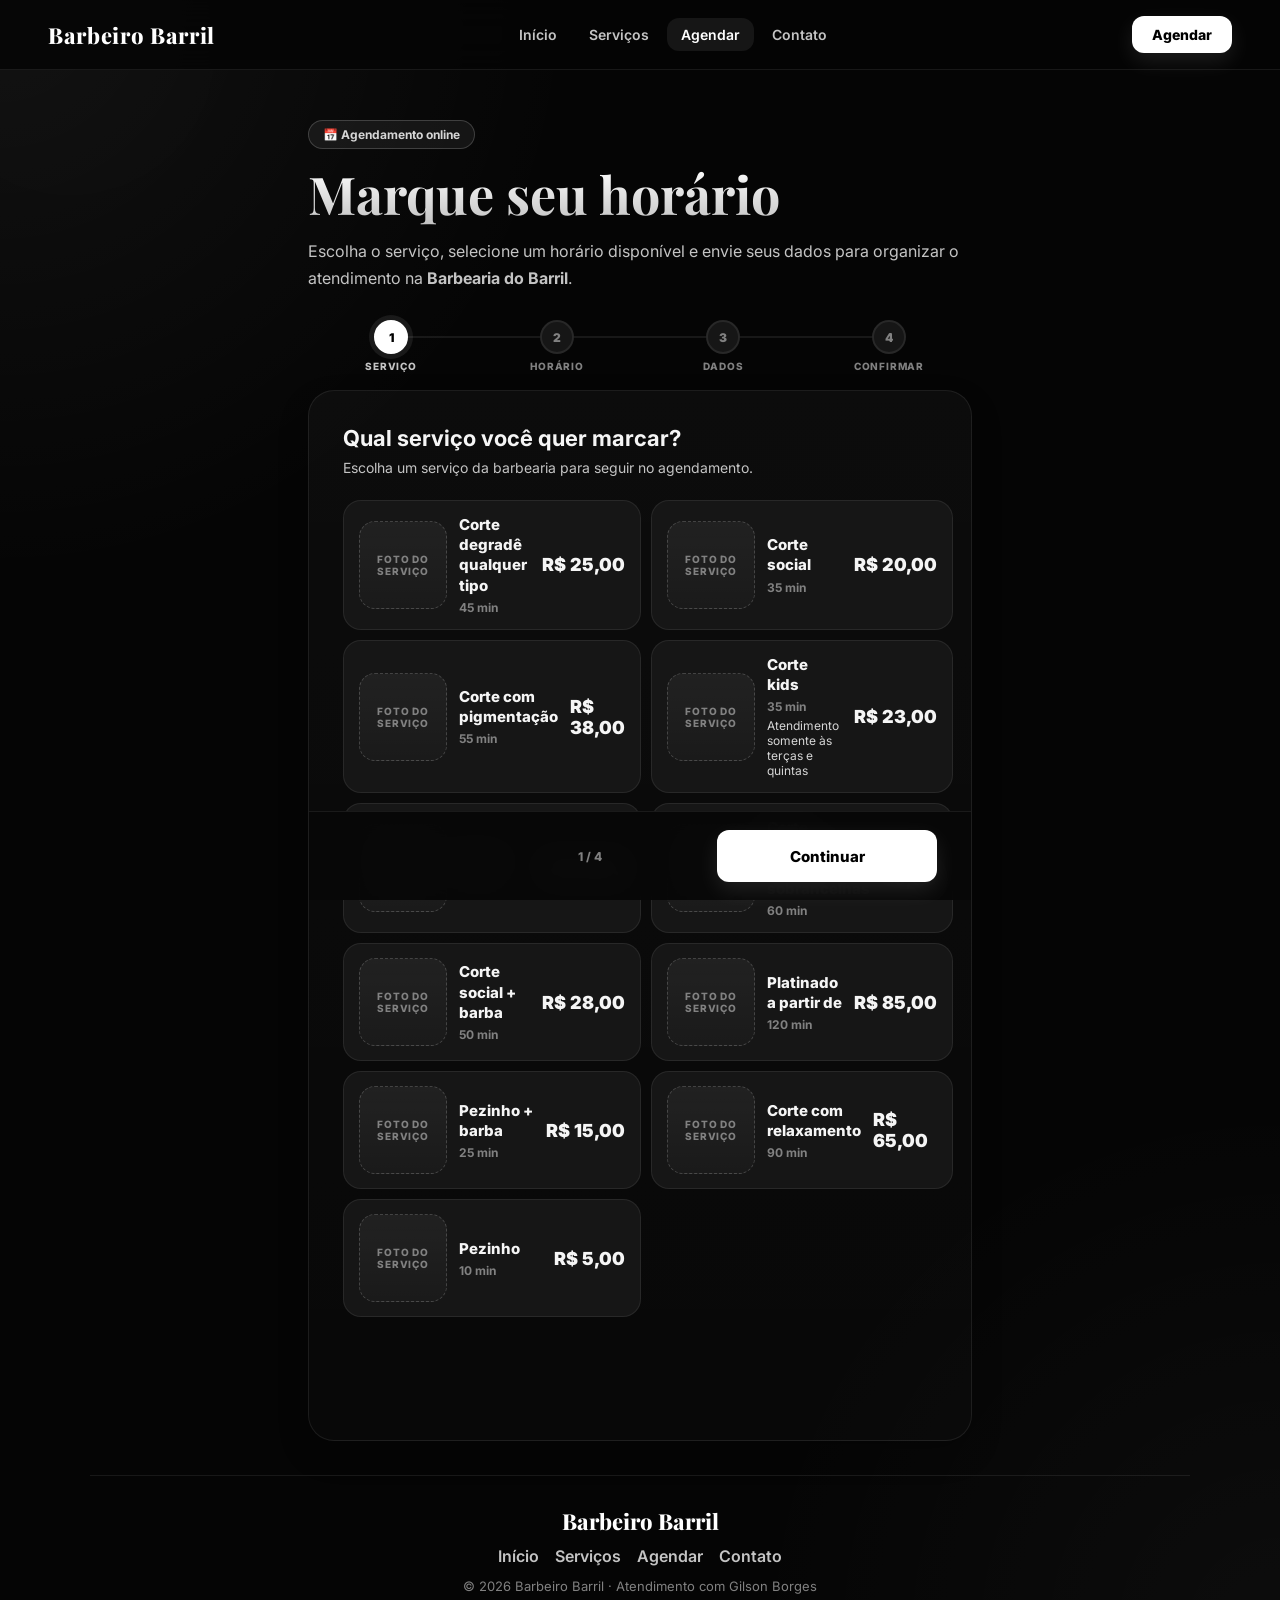
<file: pages/agendar.html>
<!DOCTYPE html>
<html lang="pt-BR">
<head>
  <meta charset="UTF-8" />
  <meta name="viewport" content="width=device-width, initial-scale=1.0, viewport-fit=cover" />
  <meta name="theme-color" content="#050505" />
  <title>Agendar — Barbeiro Barril</title>
  <link rel="stylesheet" href="../css/style.css" />
  <style>
    .page-head { max-width: 760px; margin: 0 auto; padding: 30px 20px 8px; }
    .page-head h1 { font-family: 'Playfair Display', serif; font-size: clamp(32px, 8vw, 52px); margin: 10px 0; }
    .page-head p { color: var(--text2); line-height: 1.7; }

    .progress-wrap { max-width: 760px; margin: 0 auto; padding: 18px 20px 0; display: flex; align-items: center; }
    .p-step { flex: 1; position: relative; display: flex; flex-direction: column; align-items: center; gap: 6px; }
    .p-step::after {
      content: ''; position: absolute; top: 16px; left: 50%; width: 100%; height: 2px; background: var(--line); z-index: 0;
    }
    .p-step:last-child::after { display: none; }
    .p-step.done::after { background: rgba(255,255,255,.45); }
    .p-dot {
      width: 34px; height: 34px; border-radius: 50%; z-index: 1; background: var(--surface2); color: var(--muted);
      border: 2px solid var(--line); display: flex; align-items: center; justify-content: center; font-size: 12px; font-weight: 900;
    }
    .p-step.active .p-dot { background: #fff; color: #000; border-color: #fff; box-shadow: 0 0 0 5px rgba(255,255,255,.08); }
    .p-step.done .p-dot { background: rgba(255,255,255,.14); color: #fff; border-color: rgba(255,255,255,.25); }
    .p-lbl { font-size: 10px; color: var(--muted); font-weight: 800; text-transform: uppercase; letter-spacing: .08em; }
    .p-step.active .p-lbl, .p-step.done .p-lbl { color: var(--text2); }

    .wizard { max-width: 760px; margin: 18px auto 0; padding: 0 20px 24px; }
    .wizard-card { overflow: clip; }
    .wizard-body { padding: 24px 20px; min-height: 360px; }
    .panel { display: none; }
    .panel.active { display: block; animation: fadeUp .28s ease; }
    @keyframes fadeUp { from { opacity: 0; transform: translateY(8px); } to { opacity: 1; transform: translateY(0); } }
    .panel h2 { font-size: 22px; margin-bottom: 6px; }
    .panel-sub { color: var(--text2); font-size: 14px; line-height: 1.6; margin-bottom: 20px; }

    .pick-list { display: grid; gap: 10px; }
    .pick-item {
      background: var(--surface2); border: 1.5px solid var(--line); border-radius: 18px; padding: 14px 15px;
      display: flex; gap: 12px; align-items: center; cursor: pointer; transition: border-color var(--transition), background var(--transition), transform var(--transition);
    }
    .pick-item:active { transform: scale(.99); }
    .pick-item.selected { border-color: rgba(255,255,255,.38); background: rgba(255,255,255,.05); }
    .pick-media {
      width: 88px; aspect-ratio: 1 / 1; border-radius: 16px; flex-shrink: 0; overflow: hidden;
      border: 1px dashed var(--line-strong); background: linear-gradient(180deg, rgba(255,255,255,.05), rgba(255,255,255,.02));
      display: flex; align-items: center; justify-content: center; color: var(--muted); font-size: 10px; font-weight: 800;
      text-transform: uppercase; letter-spacing: .08em; text-align: center; padding: 8px;
    }
    .pick-media img { width: 100%; height: 100%; object-fit: cover; display: block; }
    .pick-info { flex: 1; }
    .pick-name { font-size: 15px; font-weight: 800; line-height: 1.35; }
    .pick-meta { color: var(--muted); font-size: 12px; font-weight: 700; margin-top: 4px; }
    .pick-note { color: var(--accent2); font-size: 12px; margin-top: 4px; }
    .pick-price { font-size: 18px; font-weight: 900; }

    .cal-top { display: flex; justify-content: space-between; align-items: center; margin-bottom: 14px; }
    .cal-arrow {
      width: 38px; height: 38px; border-radius: 12px; border: 1px solid var(--line); background: var(--surface2); color: var(--text);
      display: flex; align-items: center; justify-content: center;
    }
    .cal-month { font-size: 16px; font-weight: 800; }
    .weekdays, .cal-grid { display: grid; grid-template-columns: repeat(7,1fr); gap: 6px; }
    .weekdays div { text-align: center; color: var(--muted); font-size: 11px; font-weight: 800; text-transform: uppercase; padding: 4px 0; }
    .day {
      aspect-ratio: 1; border-radius: 14px; border: 1px solid transparent; display: flex; align-items: center; justify-content: center;
      font-size: 14px; font-weight: 800; background: var(--surface2); cursor: pointer;
    }
    .day.empty { background: transparent; cursor: default; }
    .day.disabled { opacity: .28; cursor: not-allowed; }
    .day.today { border-color: rgba(255,255,255,.35); }
    .day.selected { background: #fff; color: #000; }

    .helper-note {
      margin: 14px 0 0; background: rgba(255,255,255,.04); border: 1px dashed var(--line-strong); border-radius: 16px; padding: 12px 14px;
      color: var(--text2); font-size: 13px; line-height: 1.6;
    }
    .slots { margin-top: 18px; display: grid; gap: 14px; }
    .slot-group-label { color: var(--muted); font-size: 11px; font-weight: 800; text-transform: uppercase; letter-spacing: .1em; }
    .slot-row { display: flex; flex-wrap: wrap; gap: 8px; }
    .slot {
      min-height: 42px; padding: 10px 14px; border-radius: 12px; background: var(--surface2); border: 1px solid var(--line);
      color: var(--text); font-size: 14px; font-weight: 800; display: flex; align-items: center; justify-content: center; cursor: pointer;
    }
    .slot.selected { background: #fff; color: #000; border-color: #fff; }
    .slot.unavailable { opacity: .28; pointer-events: none; text-decoration: line-through; }

    .form-stack { display: grid; gap: 14px; }
    .review-card { background: var(--surface2); border: 1px solid var(--line); border-radius: 18px; padding: 16px; display: grid; gap: 12px; }
    .review-row { display: flex; justify-content: space-between; gap: 12px; align-items: flex-start; border-bottom: 1px solid var(--line); padding-bottom: 10px; }
    .review-row:last-child { border-bottom: none; padding-bottom: 0; }
    .review-row span:first-child { color: var(--text2); font-size: 13px; }
    .review-row span:last-child { text-align: right; font-weight: 800; }
    .agree { display: flex; gap: 12px; align-items: flex-start; margin-top: 14px; }
    .agree input { width: 18px; height: 18px; accent-color: #fff; margin-top: 2px; }
    .agree span { color: var(--text2); line-height: 1.6; font-size: 13px; }

    .success { display: flex; flex-direction: column; align-items: center; text-align: center; gap: 16px; padding: 20px 0 6px; }
    .success-icon {
      width: 82px; height: 82px; border-radius: 50%; background: linear-gradient(135deg, #22c55e, #16a34a);
      display: flex; align-items: center; justify-content: center; font-size: 34px; color: #fff; box-shadow: 0 0 0 14px rgba(34,197,94,.08);
    }
    .success h2 { font-family: 'Playfair Display', serif; font-size: 30px; }
    .success p { color: var(--text2); line-height: 1.7; max-width: 420px; }
    .success-ref { padding: 12px 18px; border-radius: 16px; background: var(--surface2); border: 1px solid var(--line); font-size: 20px; font-weight: 900; letter-spacing: .12em; }
    .success-details { width: 100%; display: grid; gap: 10px; background: var(--surface2); border: 1px solid var(--line); border-radius: 18px; padding: 16px; text-align: left; color: var(--text2); }
    .success-details strong { color: var(--text); }

    .wizard-footer {
      display: flex; gap: 12px; align-items: center; justify-content: space-between;
      padding: 16px 20px; border-top: 1px solid var(--line);
      background: rgba(8,8,8,0.97); backdrop-filter: blur(14px);
      position: sticky; bottom: calc(var(--nav-h) + var(--safe-bottom)); z-index: 10;
    }
    @media (min-width: 768px) {
      .wizard-footer { bottom: 0; }
    }
    .step-ind { color: var(--muted); font-size: 12px; font-weight: 800; }
    #btnNext { flex: 1; max-width: 220px; }
    #btnBack { min-width: 120px; }

    @media (min-width: 768px) {
      .page-head { padding: 50px 48px 10px; }
      .progress-wrap { padding: 18px 48px 0; }
      .wizard { padding: 0 48px 34px; }
      .wizard-body { padding: 34px 34px; }
      .wizard-footer { padding: 18px 34px; }
      .pick-list { grid-template-columns: 1fr 1fr; }
    }
  </style>
</head>
<body>
  <div class="bg-blobs"><div class="blob blob-1"></div><div class="blob blob-2"></div><div class="blob blob-3"></div></div>
  <div class="toast-container" id="toastContainer"></div>

  <header class="topbar">
    <a href="../index.html" class="topbar-logo">Barbeiro Barril</a>
    <nav class="topbar-nav-links">
      <a href="../index.html">Início</a>
      <a href="servicos.html">Serviços</a>
      <a href="agendar.html" class="active">Agendar</a>
      <a href="contato.html">Contato</a>
    </nav>
    <a href="agendar.html" class="topbar-action">Agendar</a>
  </header>

  <nav class="bottom-nav">
    <a href="../index.html" class="bn-item"><span class="bn-icon">🏠</span><span>Início</span></a>
    <a href="servicos.html" class="bn-item"><span class="bn-icon">✂️</span><span>Serviços</span></a>
    <a href="agendar.html" class="bn-item center-btn active"><div class="bn-icon-wrap">📅</div><span>Agendar</span></a>
    <a href="contato.html" class="bn-item"><span class="bn-icon">📍</span><span>Contato</span></a>
  </nav>

  <div class="page-wrap">
    <section class="page-head">
      <div class="badge">📅 Agendamento online</div>
      <h1 class="gradient-text">Marque seu horário</h1>
      <p>Escolha o serviço, selecione um horário disponível e envie seus dados para organizar o atendimento na <strong>Barbearia do Barril</strong>.</p>
    </section>

    <div class="progress-wrap">
      <div class="p-step active" id="ps1"><div class="p-dot" id="pd1">1</div><div class="p-lbl">Serviço</div></div>
      <div class="p-step" id="ps2"><div class="p-dot" id="pd2">2</div><div class="p-lbl">Horário</div></div>
      <div class="p-step" id="ps3"><div class="p-dot" id="pd3">3</div><div class="p-lbl">Dados</div></div>
      <div class="p-step" id="ps4"><div class="p-dot" id="pd4">4</div><div class="p-lbl">Confirmar</div></div>
    </div>

    <section class="wizard">
      <div class="wizard-card card">
        <div class="wizard-body">
          <div class="panel active" id="panel1">
            <h2>Qual serviço você quer marcar?</h2>
            <div class="panel-sub">Escolha um serviço da barbearia para seguir no agendamento.</div>
            <div class="pick-list" id="pickList"></div>
          </div>

          <div class="panel" id="panel2">
            <h2>Escolha o dia e o horário</h2>
            <div class="panel-sub">O sistema libera apenas os dias válidos. A segunda-feira fica bloqueada por ser o dia de descanso do barbeiro.</div>
            <div class="cal-top">
              <button class="cal-arrow" id="calPrev">‹</button>
              <div class="cal-month" id="calMonth"></div>
              <button class="cal-arrow" id="calNext">›</button>
            </div>
            <div class="weekdays" id="weekdays"></div>
            <div class="cal-grid" id="calGrid"></div>
            <div class="helper-note" id="calendarHelper">Horário de funcionamento: <strong>terça a domingo, das 08:00 às 17:00</strong>. Segunda-feira não recebe agendamento.</div>
            <div class="slots" id="slotsSection"><div class="empty-state">Selecione um dia para ver os horários disponíveis.</div></div>
          </div>

          <div class="panel" id="panel3">
            <h2>Seus dados</h2>
            <div class="panel-sub">Preencha pelo menos seu nome e WhatsApp para finalizar a solicitação.</div>
            <div class="form-stack">
              <div class="form-group">
                <label class="form-label">Nome completo *</label>
                <input id="inp-name" class="form-control" type="text" placeholder="Seu nome" autocomplete="name" />
              </div>
              <div class="form-group">
                <label class="form-label">WhatsApp *</label>
                <input id="inp-phone" class="form-control" type="tel" placeholder="(75) 99999-9999" autocomplete="tel" inputmode="tel" />
              </div>
              <div class="form-group">
                <label class="form-label">E-mail (opcional)</label>
                <input id="inp-email" class="form-control" type="email" placeholder="voce@email.com" autocomplete="email" inputmode="email" />
              </div>
              <div class="form-group">
                <label class="form-label">Observações (opcional)</label>
                <textarea id="inp-notes" class="form-control" placeholder="Ex.: preferência de corte, horário exato, observação do atendimento..."></textarea>
              </div>
            </div>
          </div>

          <div class="panel" id="panel4">
            <h2>Confira antes de confirmar</h2>
            <div class="panel-sub">Revise as informações do seu agendamento.</div>
            <div class="review-card">
              <div class="review-row"><span>Serviço</span><span id="c-svc">—</span></div>
              <div class="review-row"><span>Data</span><span id="c-date">—</span></div>
              <div class="review-row"><span>Horário</span><span id="c-time">—</span></div>
              <div class="review-row"><span>Duração</span><span id="c-dur">—</span></div>
              <div class="review-row"><span>Valor</span><span id="c-price">—</span></div>
              <div class="review-row"><span>Cliente</span><span id="c-name">—</span></div>
              <div class="review-row"><span>WhatsApp</span><span id="c-phone">—</span></div>
            </div>
            <label class="agree">
              <input type="checkbox" id="terms" />
              <span>Confirmo que os dados estão corretos e autorizo o contato para confirmação do horário solicitado.</span>
            </label>
          </div>

          <div class="panel" id="panel5">
            <div class="success">
              <div class="success-icon">✓</div>
              <h2>Horário solicitado!</h2>
              <p>Seu agendamento foi registrado no site. Agora é só acompanhar a confirmação usando o número informado.</p>
              <div class="success-ref" id="successRef">BB-000000</div>
              <div class="success-details" id="successDetails"></div>
              <button class="btn btn-primary btn-full" onclick="resetWizard()">Fazer novo agendamento</button>
              <a href="../index.html" class="btn btn-ghost btn-full">Voltar ao início</a>
            </div>
          </div>
        </div>

        <div class="wizard-footer" id="wizardFooter">
          <button class="btn btn-ghost" id="btnBack" onclick="prevStep()">Voltar</button>
          <div class="step-ind" id="stepInd">1 / 4</div>
          <button class="btn btn-primary" id="btnNext" onclick="nextStep()">Continuar</button>
        </div>
      </div>
    </section>

    <footer class="footer">
      <div class="footer-logo">Barbeiro Barril</div>
      <div class="footer-links-row">
        <a href="../index.html">Início</a>
        <a href="servicos.html">Serviços</a>
        <a href="agendar.html">Agendar</a>
        <a href="contato.html">Contato</a>
      </div>
      <div class="footer-copy">© 2026 Barbeiro Barril · Atendimento com Gilson Borges</div>
    </footer>
  </div>

  <script src="../js/data.js"></script>
  <script>
    let state = { step: 1, service: null, date: null, time: null };
    let calY, calM;

    function init() {
      const now = new Date();
      calY = now.getFullYear();
      calM = now.getMonth();
      const sid = parseInt(new URLSearchParams(location.search).get('service'));
      if (sid) state.service = AP.services.find(s => s.id === sid) || null;
      AP.maskPhone(document.getElementById('inp-phone'));
      renderWeekdays();
      renderPicks();
      bindCalendar();
      updateCalendarHelper();
      renderCalendar();
      renderSlots();
      updateUI();
    }

    function renderWeekdays() {
      document.getElementById('weekdays').innerHTML = AP.days.map(d => `<div>${d}</div>`).join('');
    }

    function updateUI() {
      document.querySelectorAll('.panel').forEach((p, i) => p.classList.toggle('active', i + 1 === state.step));
      for (let i = 1; i <= 4; i++) {
        const step = document.getElementById(`ps${i}`);
        const dot = document.getElementById(`pd${i}`);
        step.classList.remove('active', 'done');
        if (i < state.step) { step.classList.add('done'); dot.textContent = '✓'; }
        if (i === state.step) { step.classList.add('active'); dot.textContent = i; }
        if (i > state.step) dot.textContent = i;
      }
      document.getElementById('wizardFooter').style.display = state.step === 5 ? 'none' : 'flex';
      document.getElementById('btnBack').style.visibility = state.step > 1 ? 'visible' : 'hidden';
      document.getElementById('stepInd').textContent = `${Math.min(state.step, 4)} / 4`;
      document.getElementById('btnNext').textContent = state.step === 4 ? 'Confirmar' : 'Continuar';
      updateNextBtn();
    }

    function updateNextBtn() {
      const btn = document.getElementById('btnNext');
      if (state.step === 1) btn.disabled = !state.service;
      else if (state.step === 2) btn.disabled = !state.date || !state.time;
      else btn.disabled = false;
    }

    function nextStep() {
      if (state.step === 3) {
        const name = document.getElementById('inp-name').value.trim();
        const phone = document.getElementById('inp-phone').value.trim();
        const email = document.getElementById('inp-email').value.trim();
        if (!name || !phone) { AP.toast('Preencha nome e WhatsApp para continuar.', 'error'); return; }
        if (email && !email.includes('@')) { AP.toast('Digite um e-mail válido ou deixe o campo em branco.', 'error'); return; }
        populateReview();
      }
      if (state.step === 4) {
        if (!document.getElementById('terms').checked) { AP.toast('Marque a confirmação para finalizar.', 'error'); return; }
        confirmBooking();
        return;
      }
      state.step++;
      updateUI();
    }

    function prevStep() {
      if (state.step > 1) {
        state.step--;
        updateUI();
      }
    }

    function renderPicks() {
      document.getElementById('pickList').innerHTML = AP.services.map(s => `
        <div class="pick-item ${state.service?.id === s.id ? 'selected' : ''}" onclick="selectService(${s.id})">
          <div class="pick-media">${s.photo ? `<img src="${s.photo}" alt="${s.name}">` : 'Foto do serviço'}</div>
          <div class="pick-info">
            <div class="pick-name">${s.name}</div>
            <div class="pick-meta">${s.dur}</div>
            ${s.note ? `<div class="pick-note">${s.note}</div>` : ''}
          </div>
          <div class="pick-price">${AP.formatPrice(s.price)}</div>
        </div>
      `).join('');
    }

    function updateCalendarHelper() {
      const helper = document.getElementById('calendarHelper');
      if (!helper) return;
      if (state.service?.allowedWeekdays?.length) {
        helper.innerHTML = 'Horário de funcionamento: <strong>terça a domingo, das 08:00 às 17:00</strong>. Para este serviço, o calendário libera apenas <strong>terça e quinta</strong>.';
        return;
      }
      helper.innerHTML = 'Horário de funcionamento: <strong>terça a domingo, das 08:00 às 17:00</strong>. Segunda-feira não recebe agendamento.';
    }

    function selectService(id) {
      state.service = AP.services.find(s => s.id === id) || null;
      if (state.date && !AP.canBookOnDate(state.service, state.date)) {
        state.date = null;
        state.time = null;
      }
      renderPicks();
      updateCalendarHelper();
      renderCalendar();
      renderSlots();
      updateNextBtn();
    }

    function bindCalendar() {
      document.getElementById('calPrev').onclick = () => {
        const now = new Date();
        if (calY === now.getFullYear() && calM === now.getMonth()) return;
        calM--;
        if (calM < 0) { calM = 11; calY--; }
        renderCalendar();
      };
      document.getElementById('calNext').onclick = () => {
        calM++;
        if (calM > 11) { calM = 0; calY++; }
        renderCalendar();
      };
    }

    function renderCalendar() {
      document.getElementById('calMonth').textContent = `${AP.months[calM]} ${calY}`;
      const now = new Date(); now.setHours(0,0,0,0);
      const firstDay = new Date(calY, calM, 1).getDay();
      const daysInMonth = new Date(calY, calM + 1, 0).getDate();
      let html = '';
      for (let i = 0; i < firstDay; i++) html += '<div class="day empty"></div>';
      for (let d = 1; d <= daysInMonth; d++) {
        const date = new Date(calY, calM, d);
        const past = date < now;
        const closed = !AP.canBookOnDate(state.service, date);
        const today = AP.sameDay(date, new Date());
        const selected = state.date && AP.sameDay(date, state.date);
        let cls = 'day';
        if (past || closed) cls += ' disabled';
        if (today) cls += ' today';
        if (selected) cls += ' selected';
        html += `<div class="${cls}" onclick="selectDate(${calY}, ${calM}, ${d})">${d}</div>`;
      }
      document.getElementById('calGrid').innerHTML = html;
    }

    function selectDate(y, m, d) {
      const date = new Date(y, m, d);
      const now = new Date(); now.setHours(0,0,0,0);
      if (date < now || !AP.canBookOnDate(state.service, date)) return;
      state.date = date;
      state.time = null;
      renderCalendar();
      renderSlots();
      updateNextBtn();
    }

    function renderSlots() {
      if (!state.date) {
        document.getElementById('slotsSection').innerHTML = '<div class="empty-state">Selecione um dia para ver os horários disponíveis.</div>';
        return;
      }
      const dateStr = AP.toDateStr(state.date);
      const dynamicBlocked = AP.getBlockedSlotsForDate(dateStr);
      let html = '';
      AP.timeGroups.forEach(group => {
        html += `<div><div class="slot-group-label">${group.label}</div><div class="slot-row">`;
        group.times.forEach(t => {
          const unavailable = AP.unavailableSlots.includes(t) || dynamicBlocked.includes(t);
          const selected = state.time === t;
          html += `<button class="slot${unavailable ? ' unavailable' : ''}${selected ? ' selected' : ''}" onclick="selectTime('${t}')">${t}</button>`;
        });
        html += '</div></div>';
      });
      document.getElementById('slotsSection').innerHTML = html;
    }

    function selectTime(time) {
      state.time = time;
      renderSlots();
      updateNextBtn();
    }

    function populateReview() {
      document.getElementById('c-svc').textContent = state.service.name;
      document.getElementById('c-date').textContent = AP.formatDate(state.date);
      document.getElementById('c-time').textContent = state.time;
      document.getElementById('c-dur').textContent = state.service.dur;
      document.getElementById('c-price').textContent = AP.formatPrice(state.service.price);
      document.getElementById('c-name').textContent = document.getElementById('inp-name').value.trim();
      document.getElementById('c-phone').textContent = document.getElementById('inp-phone').value.trim();
    }

    function confirmBooking() {
      const ref = AP.genRef();
      const notes = document.getElementById('inp-notes').value.trim();
      const email = document.getElementById('inp-email').value.trim();
      const name = document.getElementById('inp-name').value.trim();
      const phone = document.getElementById('inp-phone').value.trim();

      AP.saveBooking({
        id: ref,
        serviceId: state.service.id,
        serviceName: state.service.name,
        serviceDur: state.service.dur,
        servicePrice: state.service.price,
        date: AP.toDateStr(state.date),
        time: state.time,
        name,
        phone,
        email,
        notes,
        status: 'pending',
        createdAt: new Date().toISOString(),
      });

      document.getElementById('successRef').textContent = ref;
      document.getElementById('successDetails').innerHTML = `
        <div>📅 <strong>${AP.formatDate(state.date)}</strong> às <strong>${state.time}</strong></div>
        <div><strong>${state.service.name}</strong> · ${state.service.dur}</div>
        <div>💰 <strong>${AP.formatPrice(state.service.price)}</strong></div>
        <div>📱 Contato: <strong>${phone}</strong></div>
        ${email ? `<div>✉️ E-mail: <strong>${email}</strong></div>` : ''}
        ${notes ? `<div>📝 Observações: <strong>${notes}</strong></div>` : ''}
      `;
      state.step = 5;
      updateUI();
      AP.toast('Agendamento registrado com sucesso!', 'success');
    }

    function resetWizard() {
      state = { step: 1, service: null, date: null, time: null };
      ['inp-name', 'inp-phone', 'inp-email', 'inp-notes'].forEach(id => document.getElementById(id).value = '');
      document.getElementById('terms').checked = false;
      const now = new Date();
      calY = now.getFullYear();
      calM = now.getMonth();
      renderPicks();
      updateCalendarHelper();
      renderCalendar();
      renderSlots();
      updateUI();
    }

    init();
  </script>
</body>
</html>
</file>
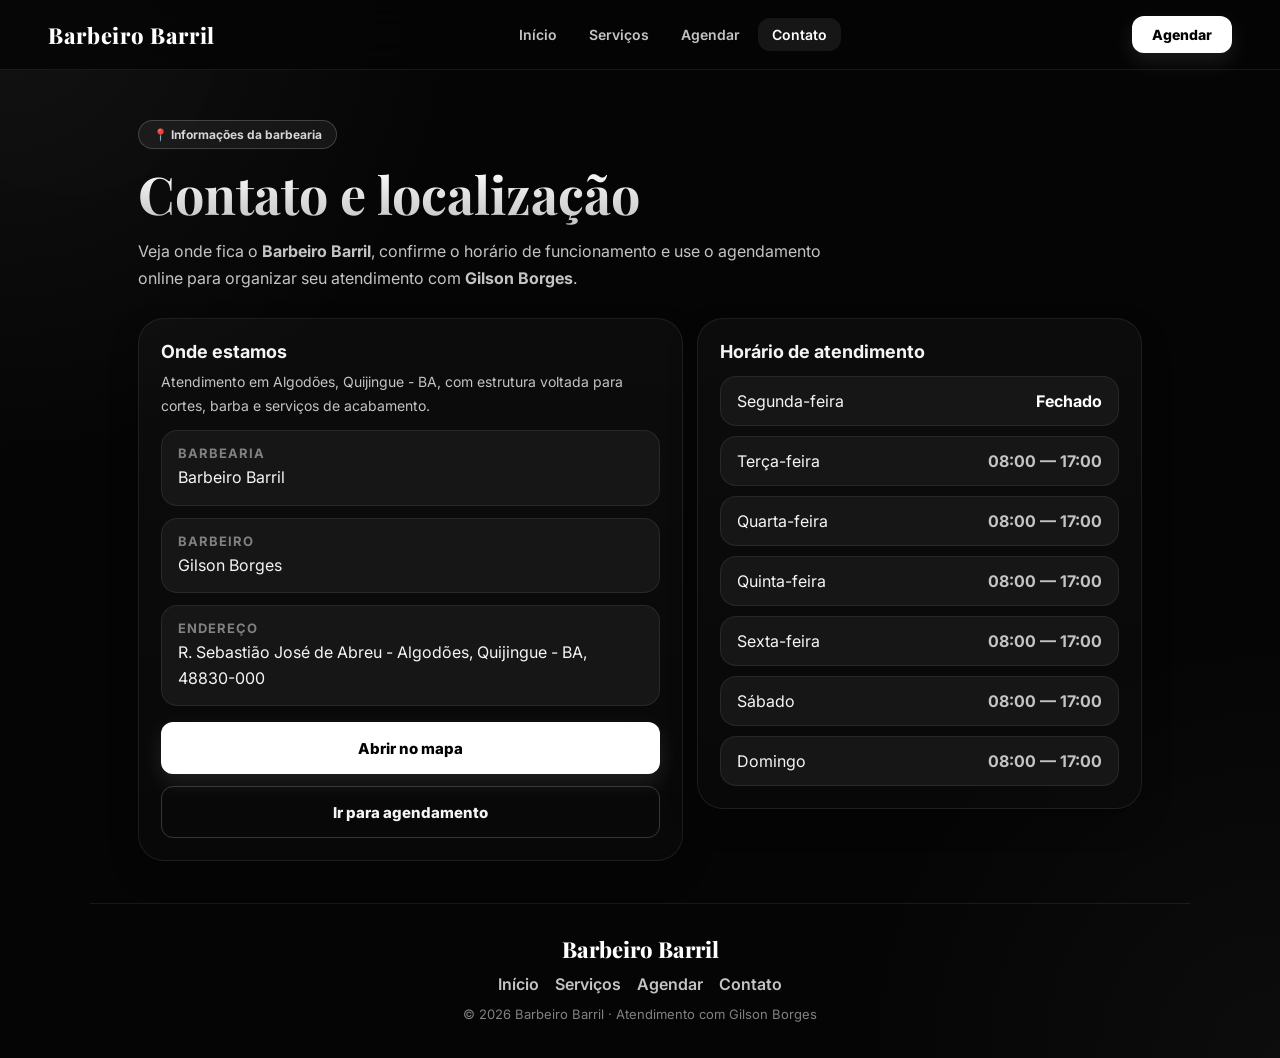
<file: pages/contato.html>
<!DOCTYPE html>
<html lang="pt-BR">
<head>
  <meta charset="UTF-8" />
  <meta name="viewport" content="width=device-width, initial-scale=1.0, viewport-fit=cover" />
  <meta name="theme-color" content="#050505" />
  <title>Contato — Barbeiro Barril</title>
  <link rel="stylesheet" href="../css/style.css" />
  <style>
    .hero { max-width: 1100px; margin: 0 auto; padding: 32px 20px 12px; }
    .hero h1 { font-family: 'Playfair Display', serif; font-size: clamp(32px, 8vw, 52px); margin: 10px 0; }
    .hero p { color: var(--text2); line-height: 1.7; max-width: 720px; }
    .grid { max-width: 1100px; margin: 0 auto; padding: 8px 20px 34px; display: grid; gap: 14px; }
    .card-box { padding: 22px; }
    .card-box h3 { font-size: 18px; margin-bottom: 8px; }
    .card-box p { color: var(--text2); line-height: 1.7; font-size: 14px; }
    .info-list { display: grid; gap: 12px; margin-top: 12px; }
    .info-row {
      background: var(--surface2); border: 1px solid var(--line); border-radius: 16px; padding: 14px 16px;
      display: grid; gap: 4px;
    }
    .info-row strong { font-size: 13px; text-transform: uppercase; letter-spacing: .08em; color: var(--muted); }
    .info-row span { color: var(--text); line-height: 1.6; }
    .actions { display: flex; flex-direction: column; gap: 12px; margin-top: 16px; }
    .schedule { display: grid; gap: 10px; margin-top: 14px; }
    .schedule-row {
      display: flex; justify-content: space-between; gap: 12px; align-items: center;
      background: var(--surface2); border: 1px solid var(--line); border-radius: 16px; padding: 14px 16px;
    }
    .schedule-row span:last-child { color: var(--text2); font-weight: 700; }
    .schedule-row.closed span:last-child { color: #fff; }
    .note-card { padding: 22px; }
    .note-card ul { margin-top: 12px; padding-left: 18px; color: var(--text2); line-height: 1.8; }
    @media (min-width: 768px) {
      .hero { padding: 50px 48px 16px; }
      .grid { padding: 10px 48px 42px; grid-template-columns: 1.1fr .9fr; align-items: start; }
    }
  </style>
</head>
<body>
  <div class="bg-blobs"><div class="blob blob-1"></div><div class="blob blob-2"></div><div class="blob blob-3"></div></div>
  <div class="toast-container" id="toastContainer"></div>

  <header class="topbar">
    <a href="../index.html" class="topbar-logo">Barbeiro Barril</a>
    <nav class="topbar-nav-links">
      <a href="../index.html">Início</a>
      <a href="servicos.html">Serviços</a>
      <a href="agendar.html">Agendar</a>
      <a href="contato.html" class="active">Contato</a>
    </nav>
    <a href="agendar.html" class="topbar-action">Agendar</a>
  </header>

  <nav class="bottom-nav">
    <a href="../index.html" class="bn-item"><span class="bn-icon">🏠</span><span>Início</span></a>
    <a href="servicos.html" class="bn-item"><span class="bn-icon">✂️</span><span>Serviços</span></a>
    <a href="agendar.html" class="bn-item center-btn"><div class="bn-icon-wrap">📅</div><span>Agendar</span></a>
    <a href="contato.html" class="bn-item active"><span class="bn-icon">📍</span><span>Contato</span></a>
  </nav>

  <div class="page-wrap">
    <section class="hero">
      <div class="badge">📍 Informações da barbearia</div>
      <h1 class="gradient-text">Contato e localização</h1>
      <p>Veja onde fica o <strong>Barbeiro Barril</strong>, confirme o horário de funcionamento e use o agendamento online para organizar seu atendimento com <strong>Gilson Borges</strong>.</p>
    </section>

    <section class="grid">
      <div class="card-box card">
        <h3>Onde estamos</h3>
        <p>Atendimento em Algodões, Quijingue - BA, com estrutura voltada para cortes, barba e serviços de acabamento.</p>
        <div class="info-list">
          <div class="info-row">
            <strong>Barbearia</strong>
            <span>Barbeiro Barril</span>
          </div>
          <div class="info-row">
            <strong>Barbeiro</strong>
            <span>Gilson Borges</span>
          </div>
          <div class="info-row">
            <strong>Endereço</strong>
            <span>R. Sebastião José de Abreu - Algodões, Quijingue - BA, 48830-000</span>
          </div>
        </div>
        <div class="actions">
          <a href="#" id="mapsBtn" class="btn btn-primary">Abrir no mapa</a>
          <a href="agendar.html" class="btn btn-outline">Ir para agendamento</a>
        </div>
      </div>

      <div style="display:grid; gap:14px;">
        <div class="card-box card">
          <h3>Horário de atendimento</h3>
          <div class="schedule">
            <div class="schedule-row closed"><span>Segunda-feira</span><span>Fechado</span></div>
            <div class="schedule-row"><span>Terça-feira</span><span>08:00 — 17:00</span></div>
            <div class="schedule-row"><span>Quarta-feira</span><span>08:00 — 17:00</span></div>
            <div class="schedule-row"><span>Quinta-feira</span><span>08:00 — 17:00</span></div>
            <div class="schedule-row"><span>Sexta-feira</span><span>08:00 — 17:00</span></div>
            <div class="schedule-row"><span>Sábado</span><span>08:00 — 17:00</span></div>
            <div class="schedule-row"><span>Domingo</span><span>08:00 — 17:00</span></div>
          </div>
        </div>
      </div>
    </section>

    <footer class="footer">
      <div class="footer-logo">Barbeiro Barril</div>
      <div class="footer-links-row">
        <a href="../index.html">Início</a>
        <a href="servicos.html">Serviços</a>
        <a href="agendar.html">Agendar</a>
        <a href="contato.html">Contato</a>
      </div>
      <div class="footer-copy">© 2026 Barbeiro Barril · Atendimento com Gilson Borges</div>
    </footer>
  </div>

  <script src="../js/data.js"></script>
  <script>
    document.getElementById('mapsBtn').href = AP.mapsLink();
  </script>
</body>
</html>
</file>
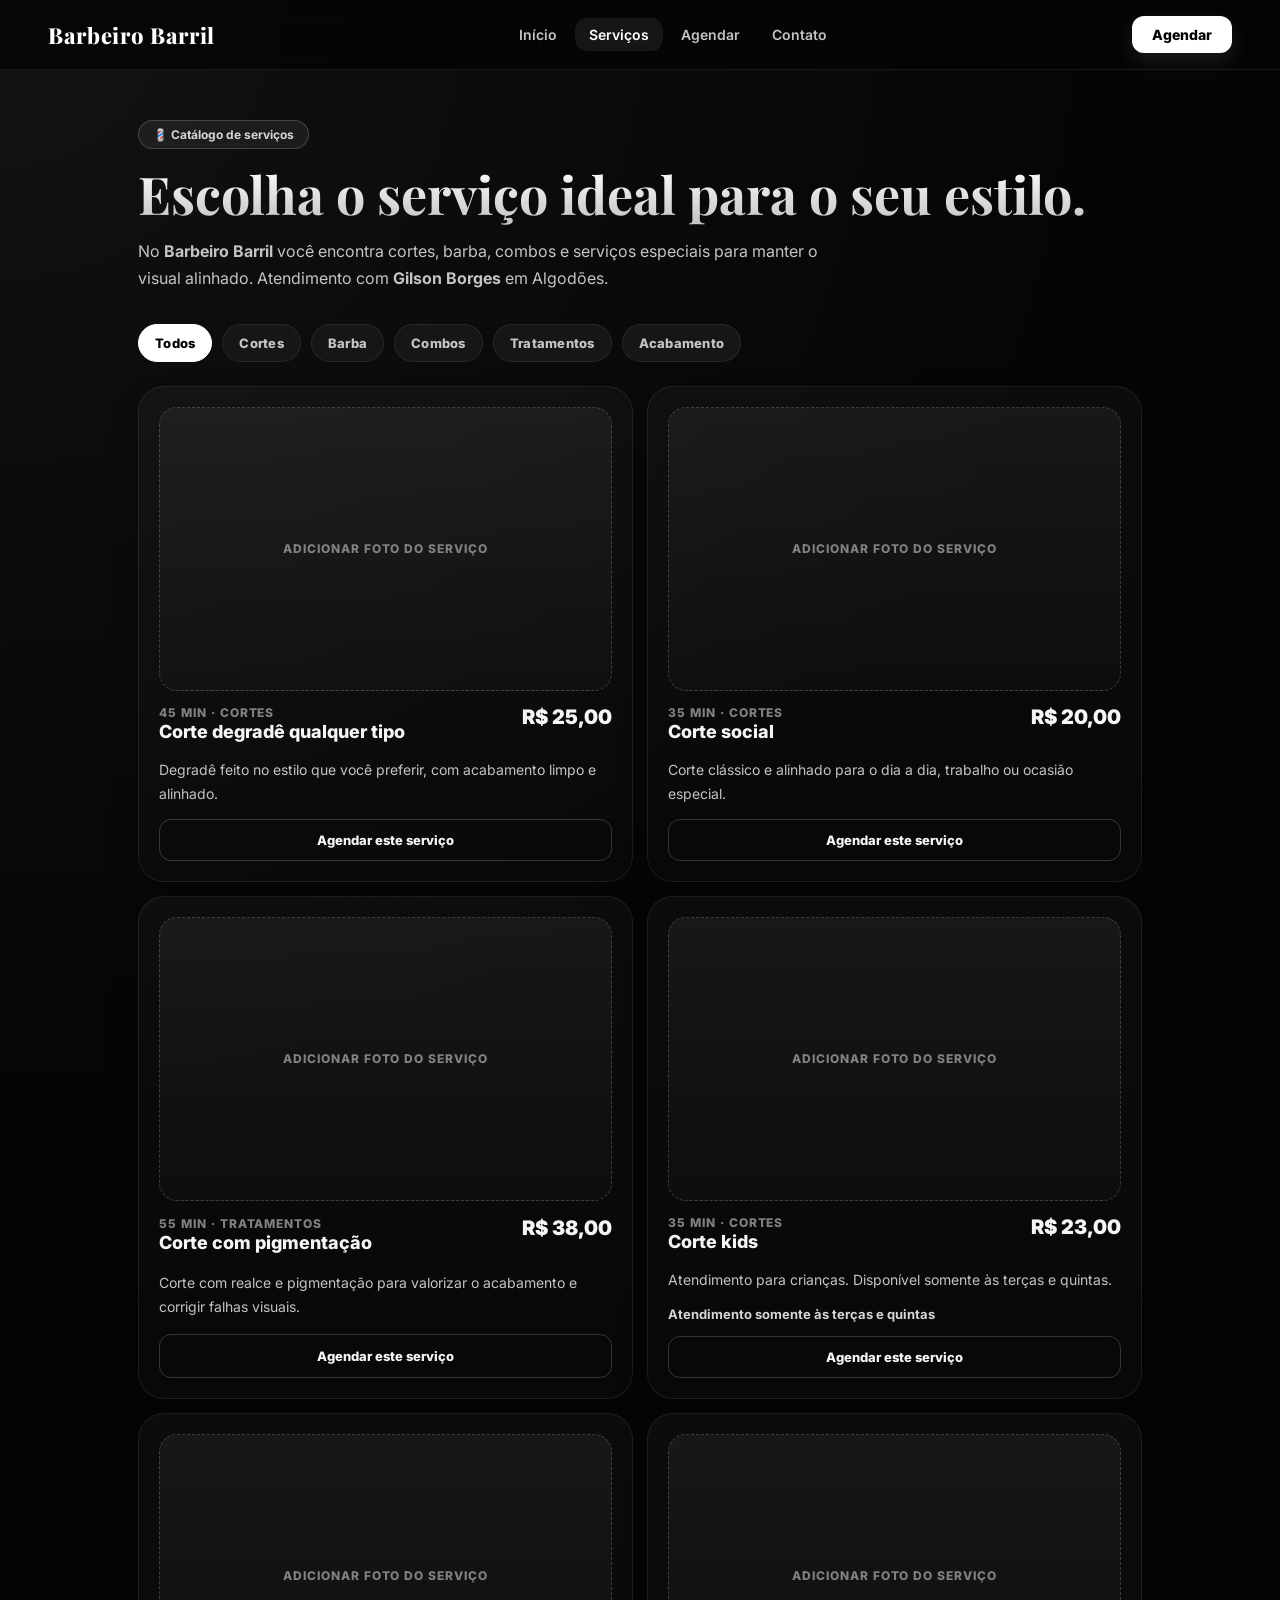
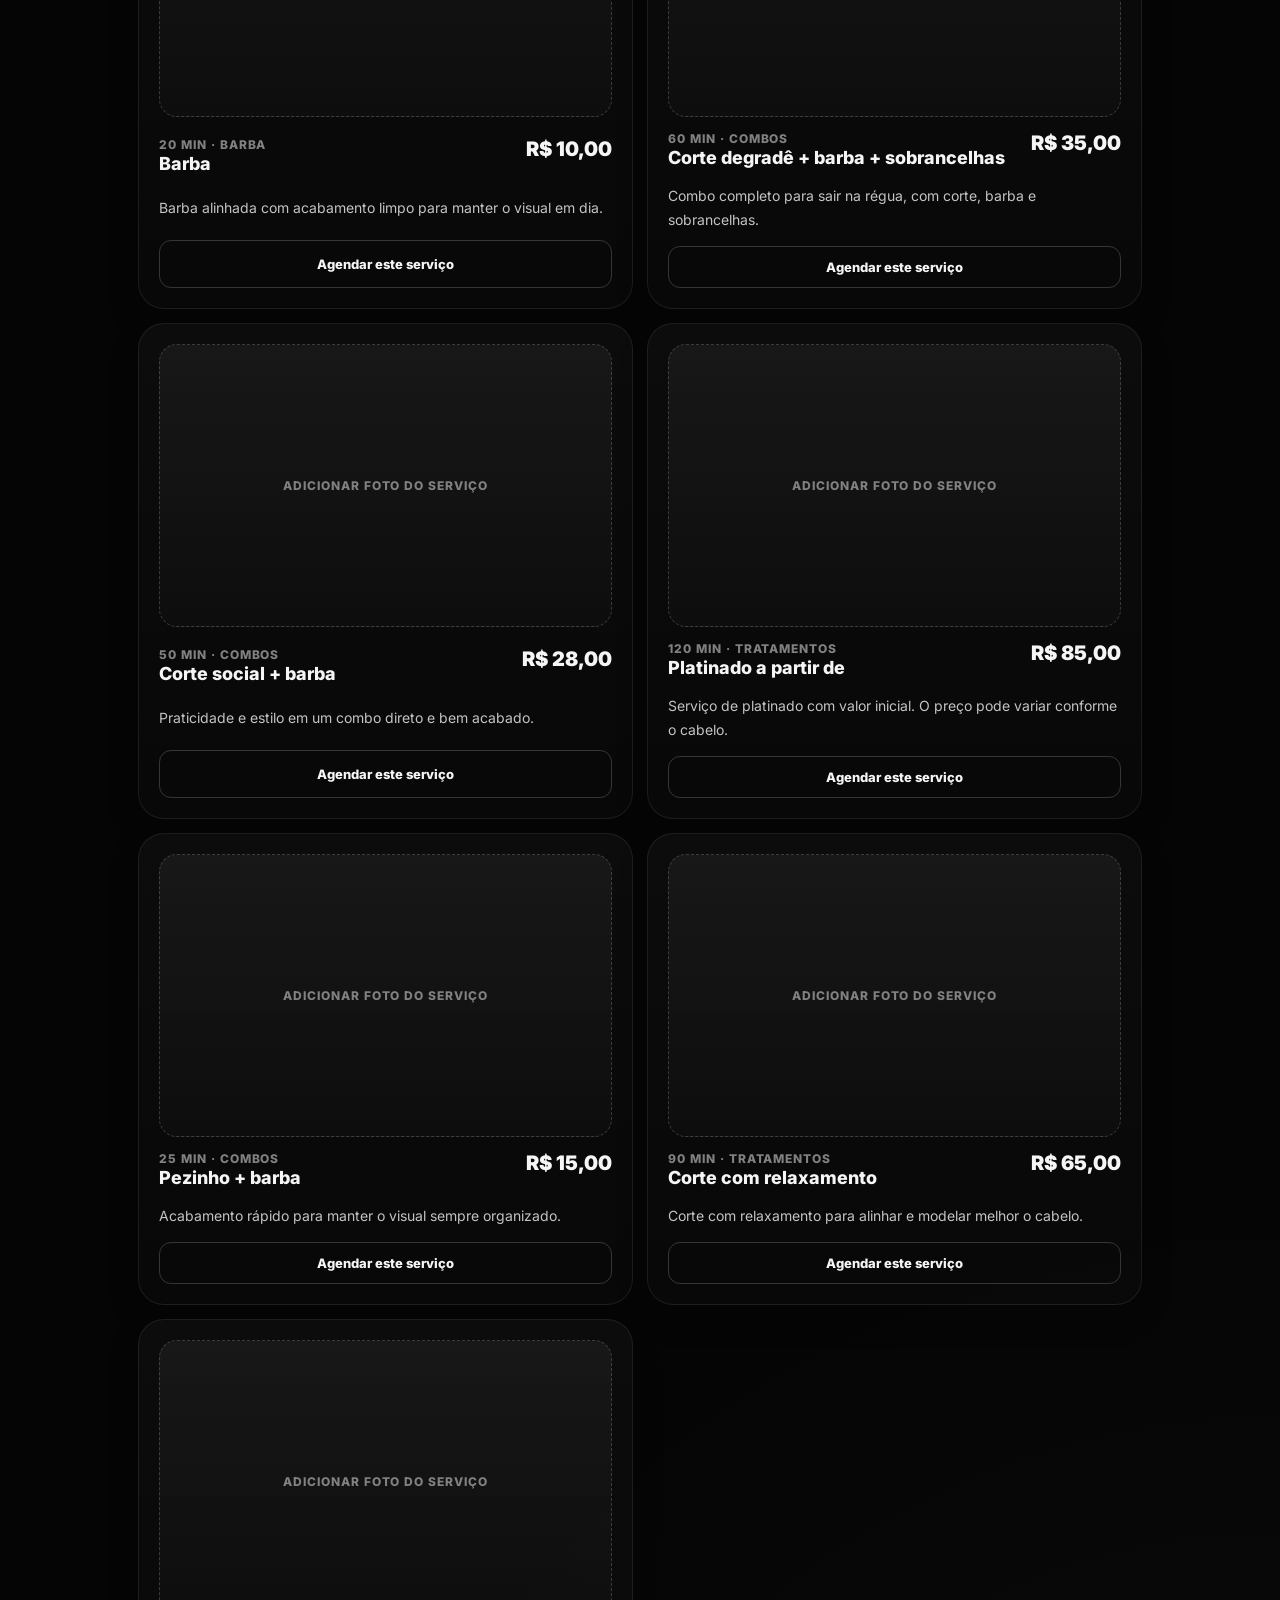
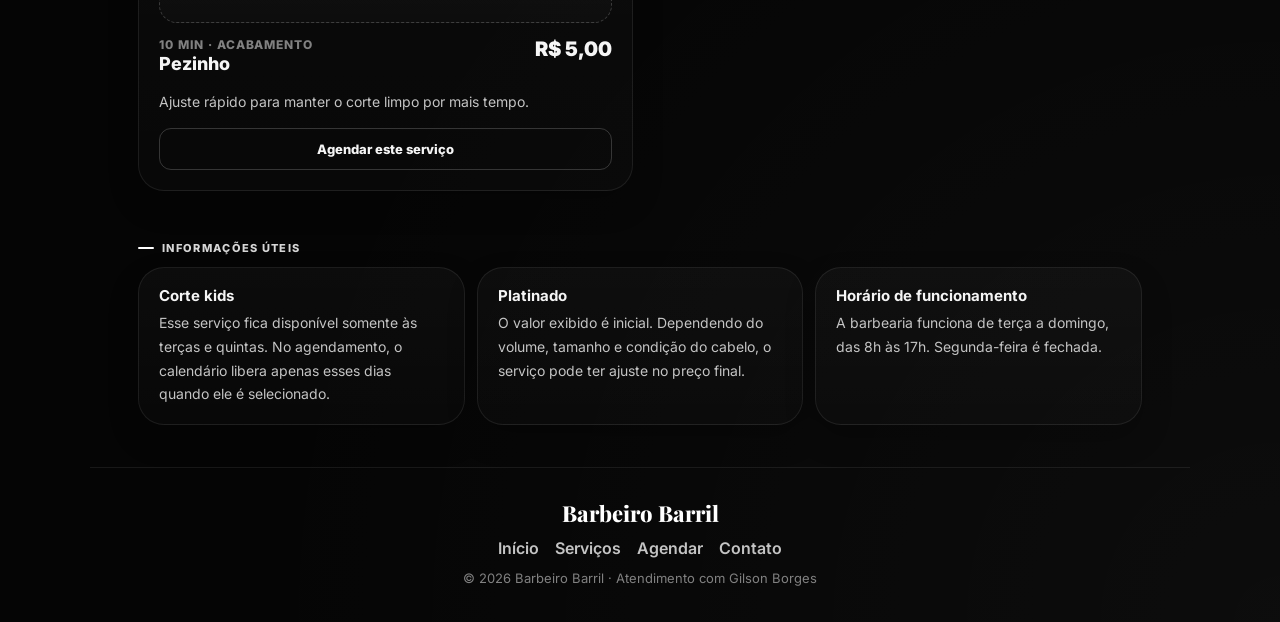
<file: pages/servicos.html>
<!DOCTYPE html>
<html lang="pt-BR">
<head>
  <meta charset="UTF-8" />
  <meta name="viewport" content="width=device-width, initial-scale=1.0, viewport-fit=cover" />
  <meta name="theme-color" content="#050505" />
  <title>Serviços — Barbeiro Barril</title>
  <link rel="stylesheet" href="../css/style.css" />
  <style>
    .hero { padding: 30px 20px 10px; max-width: 1100px; margin: 0 auto; }
    .hero h1 { font-family: 'Playfair Display', serif; font-size: clamp(32px, 8vw, 52px); margin: 10px 0 10px; }
    .hero p { color: var(--text2); line-height: 1.7; max-width: 700px; }
    .chips { display: flex; gap: 10px; overflow-x: auto; padding: 18px 20px 8px; max-width: 1100px; margin: 0 auto; }
    .chips::-webkit-scrollbar { display:none; }
    .chip {
      flex-shrink: 0; padding: 10px 16px; border-radius: 999px; background: var(--surface2); color: var(--text2);
      border: 1px solid var(--line); font-size: 13px; font-weight: 800; letter-spacing: .02em; cursor: pointer;
    }
    .chip.active { background: #fff; color: #000; border-color: #fff; }
    .grid { max-width: 1100px; margin: 0 auto; padding: 10px 20px 32px; display: grid; gap: 14px; }
    .item { padding: 20px; display: grid; gap: 14px; }
    .item-media {
      width: 100%; aspect-ratio: 16 / 10; border-radius: 18px; border: 1px dashed var(--line-strong);
      background: linear-gradient(180deg, rgba(255,255,255,.05), rgba(255,255,255,.02));
      display: flex; align-items: center; justify-content: center; color: var(--muted);
      font-size: 12px; font-weight: 800; text-transform: uppercase; letter-spacing: .08em; overflow: hidden;
    }
    .item-media img { width: 100%; height: 100%; object-fit: cover; display: block; }
    .item-top { display: flex; justify-content: space-between; gap: 12px; align-items: flex-start; }
    .item-title { font-size: 18px; font-weight: 800; line-height: 1.35; }
    .item-price { font-size: 20px; font-weight: 900; white-space: nowrap; }
    .item-meta { color: var(--muted); font-size: 12px; text-transform: uppercase; letter-spacing: .08em; font-weight: 800; }
    .item-desc { color: var(--text2); line-height: 1.7; font-size: 14px; }
    .item-note { color: var(--accent2); font-size: 13px; font-weight: 700; }
    .faq-wrap { max-width: 1100px; margin: 0 auto; padding: 0 20px 34px; }
    .faq-grid { display: grid; gap: 12px; }
    .faq { padding: 18px 20px; }
    .faq h3 { font-size: 15px; margin-bottom: 6px; }
    .faq p { color: var(--text2); line-height: 1.7; font-size: 14px; }
    @media (min-width: 768px) {
      .hero { padding: 50px 48px 14px; }
      .chips { padding: 18px 48px 10px; }
      .grid { padding: 14px 48px 42px; grid-template-columns: repeat(2, 1fr); }
      .faq-wrap { padding: 0 48px 42px; }
      .faq-grid { grid-template-columns: repeat(3, 1fr); }
    }
  </style>
</head>
<body>
  <div class="bg-blobs"><div class="blob blob-1"></div><div class="blob blob-2"></div><div class="blob blob-3"></div></div>
  <div class="toast-container" id="toastContainer"></div>

  <header class="topbar">
    <a href="../index.html" class="topbar-logo">Barbeiro Barril</a>
    <nav class="topbar-nav-links">
      <a href="../index.html">Início</a>
      <a href="servicos.html" class="active">Serviços</a>
      <a href="agendar.html">Agendar</a>
      <a href="contato.html">Contato</a>
    </nav>
    <a href="agendar.html" class="topbar-action">Agendar</a>
  </header>

  <nav class="bottom-nav">
    <a href="../index.html" class="bn-item"><span class="bn-icon">🏠</span><span>Início</span></a>
    <a href="servicos.html" class="bn-item active"><span class="bn-icon">✂️</span><span>Serviços</span></a>
    <a href="agendar.html" class="bn-item center-btn"><div class="bn-icon-wrap">📅</div><span>Agendar</span></a>
    <a href="contato.html" class="bn-item"><span class="bn-icon">📍</span><span>Contato</span></a>
  </nav>

  <div class="page-wrap">
    <section class="hero">
      <div class="badge">💈 Catálogo de serviços</div>
      <h1 class="gradient-text">Escolha o serviço ideal para o seu estilo.</h1>
      <p>No <strong>Barbeiro Barril</strong> você encontra cortes, barba, combos e serviços especiais para manter o visual alinhado. Atendimento com <strong>Gilson Borges</strong> em Algodões.</p>
    </section>

    <div class="chips" id="chipsRow"></div>
    <section class="grid" id="servicesGrid"></section>

    <section class="faq-wrap">
      <div class="section-label">Informações úteis</div>
      <div class="faq-grid">
        <div class="faq card">
          <h3>Corte kids</h3>
          <p>Esse serviço fica disponível somente às terças e quintas. No agendamento, o calendário libera apenas esses dias quando ele é selecionado.</p>
        </div>
        <div class="faq card">
          <h3>Platinado</h3>
          <p>O valor exibido é inicial. Dependendo do volume, tamanho e condição do cabelo, o serviço pode ter ajuste no preço final.</p>
        </div>
        <div class="faq card">
          <h3>Horário de funcionamento</h3>
          <p>A barbearia funciona de terça a domingo, das 8h às 17h. Segunda-feira é fechada.</p>
        </div>
      </div>
    </section>

    <footer class="footer">
      <div class="footer-logo">Barbeiro Barril</div>
      <div class="footer-links-row">
        <a href="../index.html">Início</a>
        <a href="servicos.html">Serviços</a>
        <a href="agendar.html">Agendar</a>
        <a href="contato.html">Contato</a>
      </div>
      <div class="footer-copy">© 2026 Barbeiro Barril · Atendimento com Gilson Borges</div>
    </footer>
  </div>

  <script src="../js/data.js"></script>
  <script>
    let currentCategory = 'todos';

    function renderChips() {
      document.getElementById('chipsRow').innerHTML = AP.categories.map(c => `
        <button class="chip ${currentCategory === c.id ? 'active' : ''}" onclick="setCategory('${c.id}')">${c.label}</button>
      `).join('');
    }

    function setCategory(cat) {
      currentCategory = cat;
      renderChips();
      renderServices();
    }

    function renderServices() {
      const list = currentCategory === 'todos'
        ? AP.services
        : AP.services.filter(s => s.category === currentCategory);

      document.getElementById('servicesGrid').innerHTML = list.map(s => `
        <article class="item card">
          <div class="item-media">${s.photo ? `<img src="${s.photo}" alt="${s.name}">` : 'Adicionar foto do serviço'}</div>
          <div class="item-top">
            <div>
              <div class="item-meta">${s.dur} · ${AP.categories.find(c => c.id === s.category)?.label || 'Serviço'}</div>
              <div class="item-title">${s.name}</div>
            </div>
            <div class="item-price">${AP.formatPrice(s.price)}</div>
          </div>
          <div class="item-desc">${s.desc}</div>
          ${s.note ? `<div class="item-note">${s.note}</div>` : ''}
          <a href="agendar.html?service=${s.id}" class="btn btn-outline btn-sm">Agendar este serviço</a>
        </article>
      `).join('');
    }

    renderChips();
    renderServices();
  </script>
</body>
</html>
</file>
<file: css/style.css>
/* ══════════════════════════════════════════════
   BARBEIRO BARRIL — Mobile-First Stylesheet
   ══════════════════════════════════════════════ */

@import url('https://fonts.googleapis.com/css2?family=Inter:wght@400;500;600;700;800&family=Playfair+Display:wght@700;800&display=swap');

*, *::before, *::after { box-sizing: border-box; margin: 0; padding: 0; }

:root {
  --bg: #050505;
  --surface: #101010;
  --surface2: #161616;
  --surface3: #202020;
  --line: rgba(255,255,255,0.08);
  --line-strong: rgba(255,255,255,0.18);
  --accent: #ffffff;
  --accent2: #d6d6d6;
  --accent-glow: rgba(255,255,255,0.12);
  --text: #f5f5f5;
  --text2: #c4c4c4;
  --muted: #818181;
  --success: #22c55e;
  --danger: #ef4444;
  --radius-sm: 12px;
  --radius: 18px;
  --radius-lg: 26px;
  --radius-xl: 34px;
  --transition: 0.22s cubic-bezier(0.4,0,0.2,1);
  --safe-bottom: env(safe-area-inset-bottom, 0px);
  --safe-top: env(safe-area-inset-top, 0px);
  --nav-h: 64px;
}

html { scroll-behavior: smooth; -webkit-text-size-adjust: 100%; }
body {
  font-family: 'Inter', sans-serif;
  background:
    radial-gradient(circle at top left, rgba(255,255,255,0.05), transparent 28%),
    radial-gradient(circle at bottom right, rgba(255,255,255,0.03), transparent 26%),
    var(--bg);
  color: var(--text);
  min-height: 100vh;
  overflow-x: hidden;
  -webkit-font-smoothing: antialiased;
  padding-bottom: calc(var(--nav-h) + var(--safe-bottom));
}

a { color: inherit; }
img { max-width: 100%; }
button, input, textarea, select { font: inherit; }
button { cursor: pointer; }

@media (min-width: 768px) {
  body { padding-bottom: 0; }
  ::-webkit-scrollbar { width: 6px; }
  ::-webkit-scrollbar-track { background: var(--bg); }
  ::-webkit-scrollbar-thumb { background: #2a2a2a; border-radius: 999px; }
}

.bg-blobs { position: fixed; inset: 0; z-index: 0; pointer-events: none; overflow: hidden; }
.blob { position: absolute; border-radius: 50%; filter: blur(120px); opacity: .12; background: rgba(255,255,255,.12); }
.blob-1 { width: 380px; height: 380px; top: -140px; left: -120px; }
.blob-2 { width: 340px; height: 340px; bottom: -110px; right: -90px; opacity: .08; }
.blob-3 { width: 220px; height: 220px; top: 34%; left: 30%; opacity: .05; }

.topbar {
  position: fixed; top: 0; left: 0; right: 0; z-index: 300;
  height: calc(58px + var(--safe-top));
  padding-top: var(--safe-top);
  padding-left: 18px; padding-right: 18px;
  display: flex; align-items: center; justify-content: space-between;
  background: rgba(5,5,5,0.86);
  backdrop-filter: blur(18px) saturate(160%);
  border-bottom: 1px solid var(--line);
}
.topbar-logo {
  text-decoration: none;
  font-family: 'Playfair Display', serif;
  font-size: 20px;
  font-weight: 800;
  letter-spacing: .03em;
  color: var(--accent);
}
.topbar-nav-links { display: none; align-items: center; gap: 4px; }
.topbar-nav-links a {
  text-decoration: none; color: var(--text2); font-size: 14px; font-weight: 600;
  padding: 8px 14px; border-radius: var(--radius-sm);
  transition: color var(--transition), background var(--transition);
}
.topbar-nav-links a:hover,
.topbar-nav-links a.active { color: var(--accent); background: var(--surface2); }
.topbar-action {
  text-decoration: none; color: #000; background: #fff;
  padding: 9px 16px; border-radius: var(--radius-sm); font-size: 13px; font-weight: 800;
  box-shadow: 0 8px 22px rgba(255,255,255,0.10);
}

.bottom-nav {
  position: fixed; bottom: 0; left: 0; right: 0; z-index: 300;
  height: calc(var(--nav-h) + var(--safe-bottom));
  padding-bottom: var(--safe-bottom);
  background: rgba(10,10,10,0.96);
  backdrop-filter: blur(18px) saturate(160%);
  border-top: 1px solid var(--line);
  display: flex; align-items: stretch;
}
.bn-item {
  flex: 1; display: flex; flex-direction: column; align-items: center; justify-content: center; gap: 4px;
  text-decoration: none; color: var(--muted); font-size: 10px; font-weight: 700; letter-spacing: .03em;
  position: relative; transition: color var(--transition);
}
.bn-item.active { color: var(--accent); }
.bn-item.active::before {
  content: ''; position: absolute; top: 0; left: 22%; right: 22%; height: 2px;
  background: var(--accent); border-radius: 0 0 4px 4px;
}
.bn-icon { font-size: 22px; line-height: 1; }
.bn-item.center-btn { color: var(--bg); }
.bn-item.center-btn .bn-icon-wrap {
  width: 52px; height: 52px; border-radius: 18px; background: #fff;
  display: flex; align-items: center; justify-content: center; font-size: 26px;
  box-shadow: 0 8px 22px rgba(255,255,255,0.14); margin-bottom: 2px;
}

.page-wrap { position: relative; z-index: 1; padding-top: calc(58px + var(--safe-top)); }
.page-container { padding: 24px 20px 36px; }
.section { padding: 34px 20px; }
.section-inner { max-width: 1100px; margin: 0 auto; }

.gradient-text {
  background: linear-gradient(180deg, #fff 10%, #bfbfbf 100%);
  -webkit-background-clip: text; background-clip: text; -webkit-text-fill-color: transparent;
}
.section-label {
  display: inline-flex; align-items: center; gap: 8px; margin-bottom: 12px;
  color: var(--accent2); font-size: 11px; font-weight: 800; text-transform: uppercase; letter-spacing: .12em;
}
.section-label::before { content: ''; width: 16px; height: 2px; background: var(--accent); border-radius: 999px; }
.badge {
  display: inline-flex; align-items: center; gap: 8px;
  background: rgba(255,255,255,0.06); border: 1px solid var(--line-strong);
  color: var(--accent2); border-radius: 999px; padding: 6px 14px; font-size: 12px; font-weight: 700;
}
.badge-dot { width: 7px; height: 7px; border-radius: 50%; background: #fff; animation: pulseDot 2s infinite; }
@keyframes pulseDot { 0%,100%{opacity:1;transform:scale(1)} 50%{opacity:.35;transform:scale(.72)} }

.btn {
  display: inline-flex; align-items: center; justify-content: center; gap: 8px;
  min-height: 52px; border-radius: var(--radius-sm); padding: 14px 24px;
  text-decoration: none; border: none; font-size: 15px; font-weight: 800;
  transition: transform var(--transition), opacity var(--transition), background var(--transition), border-color var(--transition), color var(--transition);
  -webkit-tap-highlight-color: transparent;
}
.btn:active { transform: scale(.98); }
.btn-full { width: 100%; }
.btn-primary { background: #fff; color: #000; box-shadow: 0 8px 22px rgba(255,255,255,0.10); }
.btn-outline { background: transparent; color: var(--text); border: 1.5px solid var(--line-strong); }
.btn-ghost { background: var(--surface2); color: var(--text2); border: 1px solid var(--line); }
.btn-sm { min-height: 42px; padding: 10px 16px; font-size: 13px; }

.card {
  background: linear-gradient(180deg, rgba(255,255,255,0.03), rgba(255,255,255,0.015));
  border: 1px solid var(--line);
  border-radius: var(--radius-lg);
  box-shadow: 0 14px 30px rgba(0,0,0,.22);
}

.form-group { display: flex; flex-direction: column; gap: 8px; }
.form-label { color: var(--text2); font-size: 13px; font-weight: 700; }
.form-control {
  width: 100%; min-height: 52px; background: var(--surface2); color: var(--text);
  border: 1.5px solid var(--line); border-radius: var(--radius-sm);
  padding: 14px 16px; outline: none; transition: border-color var(--transition), box-shadow var(--transition);
}
.form-control::placeholder { color: var(--muted); }
.form-control:focus { border-color: rgba(255,255,255,.45); box-shadow: 0 0 0 3px rgba(255,255,255,.08); }
textarea.form-control { min-height: 110px; resize: vertical; }

.footer {
  max-width: 1100px; margin: 0 auto; padding: 30px 20px 36px;
  border-top: 1px solid var(--line); text-align: center;
}
.footer-logo {
  font-family: 'Playfair Display', serif; font-size: 22px; font-weight: 800;
  margin-bottom: 10px; color: var(--accent);
}
.footer-links-row {
  display: flex; justify-content: center; flex-wrap: wrap; gap: 16px; margin-bottom: 12px;
}
.footer-links-row a { color: var(--text2); text-decoration: none; font-weight: 600; }
.footer-copy { color: var(--muted); font-size: 13px; }

.toast-container {
  position: fixed; top: calc(70px + var(--safe-top)); right: 16px; z-index: 600;
  display: flex; flex-direction: column; gap: 10px;
}
.toast {
  min-width: 220px; max-width: 320px; background: #111; color: #fff;
  border: 1px solid var(--line-strong); border-radius: 14px; padding: 12px 14px;
  display: flex; gap: 10px; align-items: flex-start; box-shadow: 0 16px 30px rgba(0,0,0,.3);
}
.toast.success { border-color: rgba(34,197,94,.35); }
.toast.error { border-color: rgba(239,68,68,.35); }

.empty-state {
  background: var(--surface2); border: 1px dashed var(--line-strong); border-radius: var(--radius);
  color: var(--text2); padding: 16px; text-align: center;
}

@media (min-width: 768px) {
  .topbar {
    height: 70px; padding-top: 0; padding-left: 48px; padding-right: 48px;
  }
  .topbar-nav-links { display: flex; }
  .bottom-nav { display: none; }
  .topbar-logo { font-size: 22px; }
  .topbar-action { padding: 10px 20px; font-size: 14px; }
  .page-wrap { padding-top: 70px; }
  .page-container { max-width: 1100px; margin: 0 auto; padding: 36px 48px 44px; }
  .section { padding: 52px 48px; }
  .btn-primary:hover, .btn-outline:hover, .btn-ghost:hover { transform: translateY(-1px); }
}
</file>
